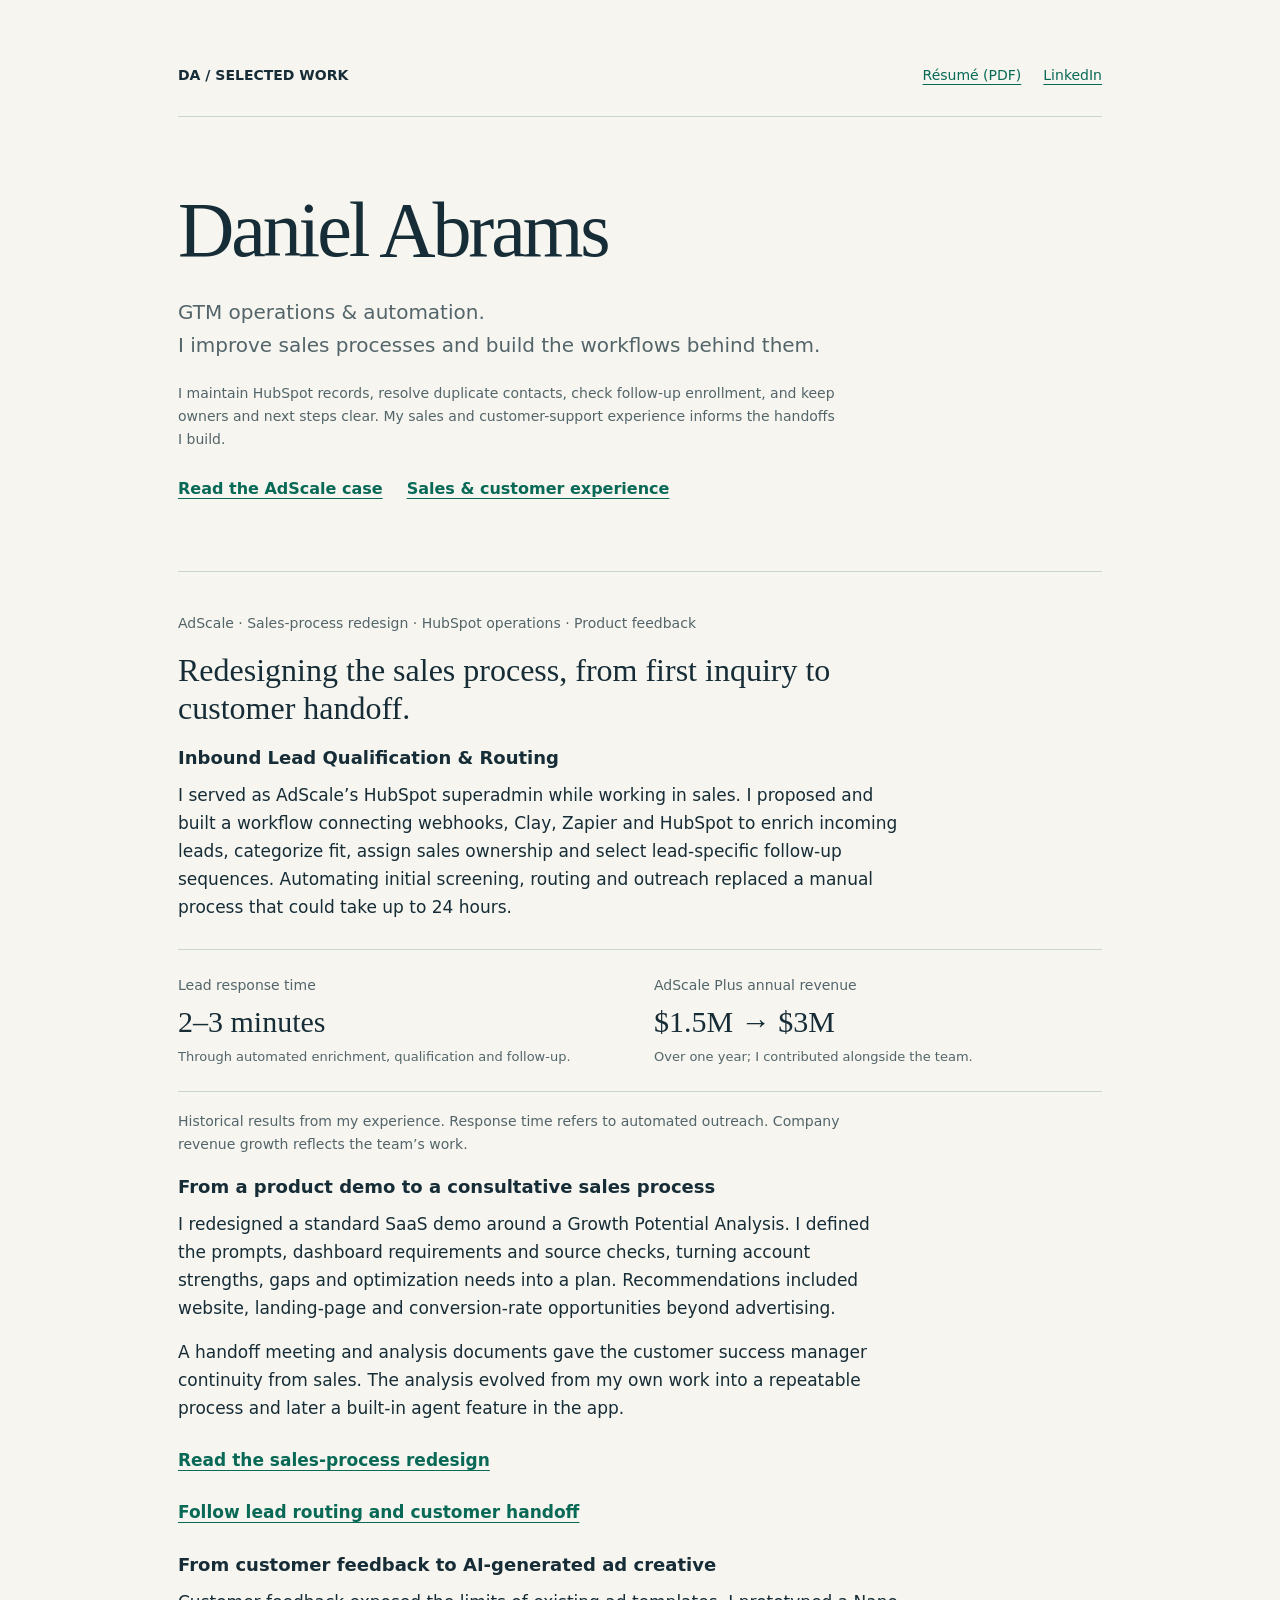
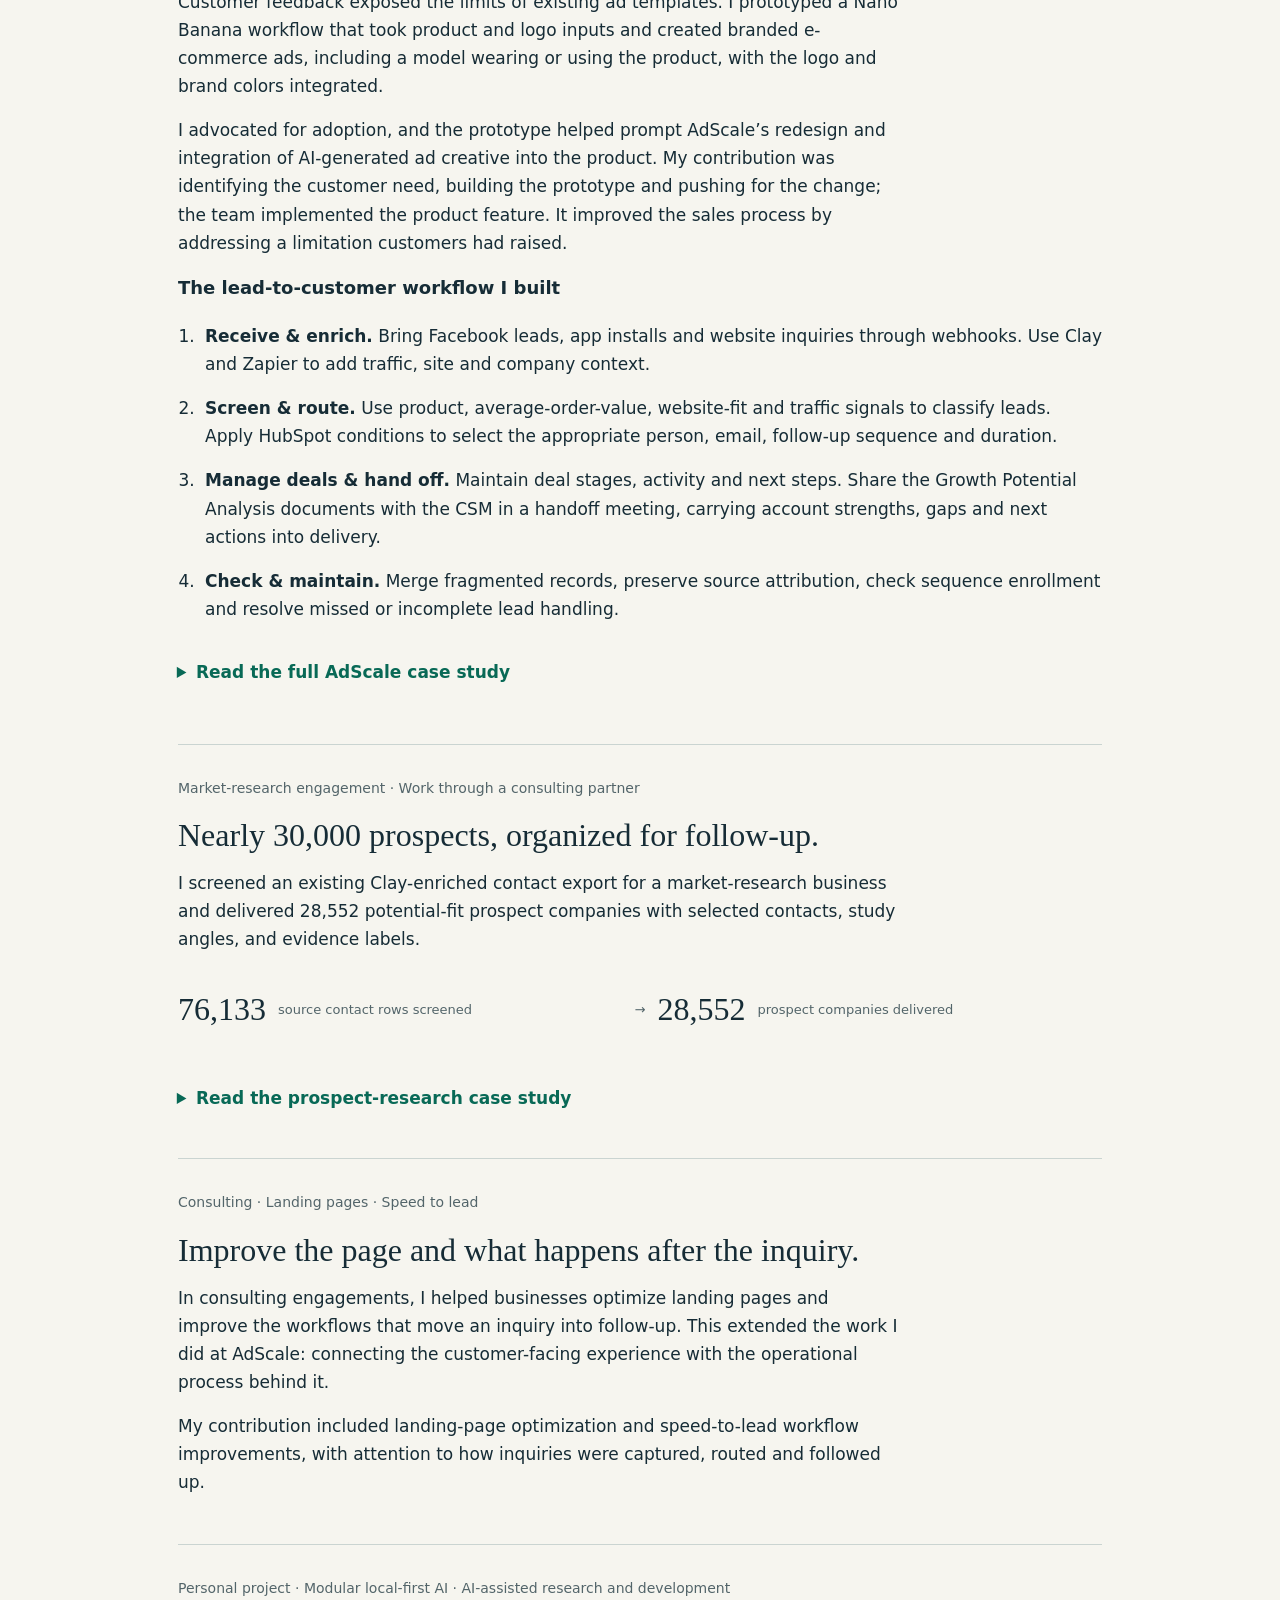
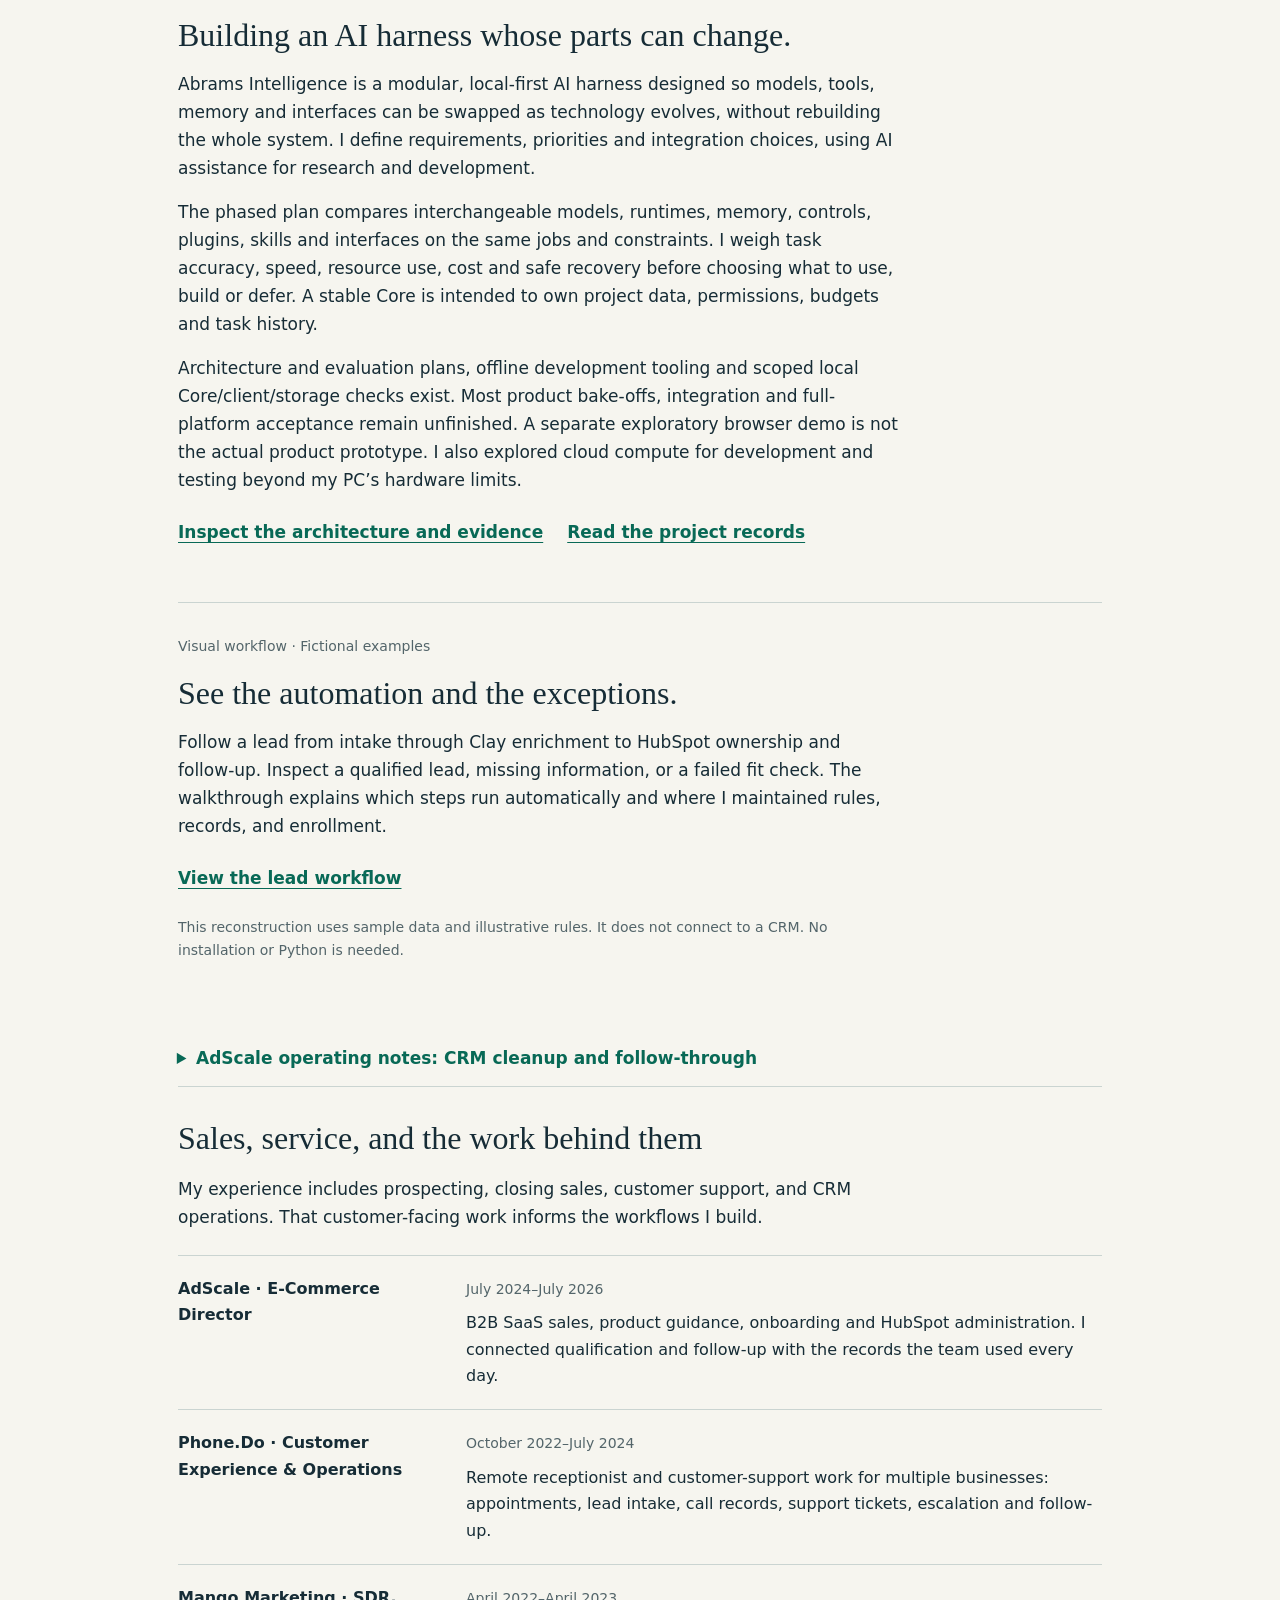
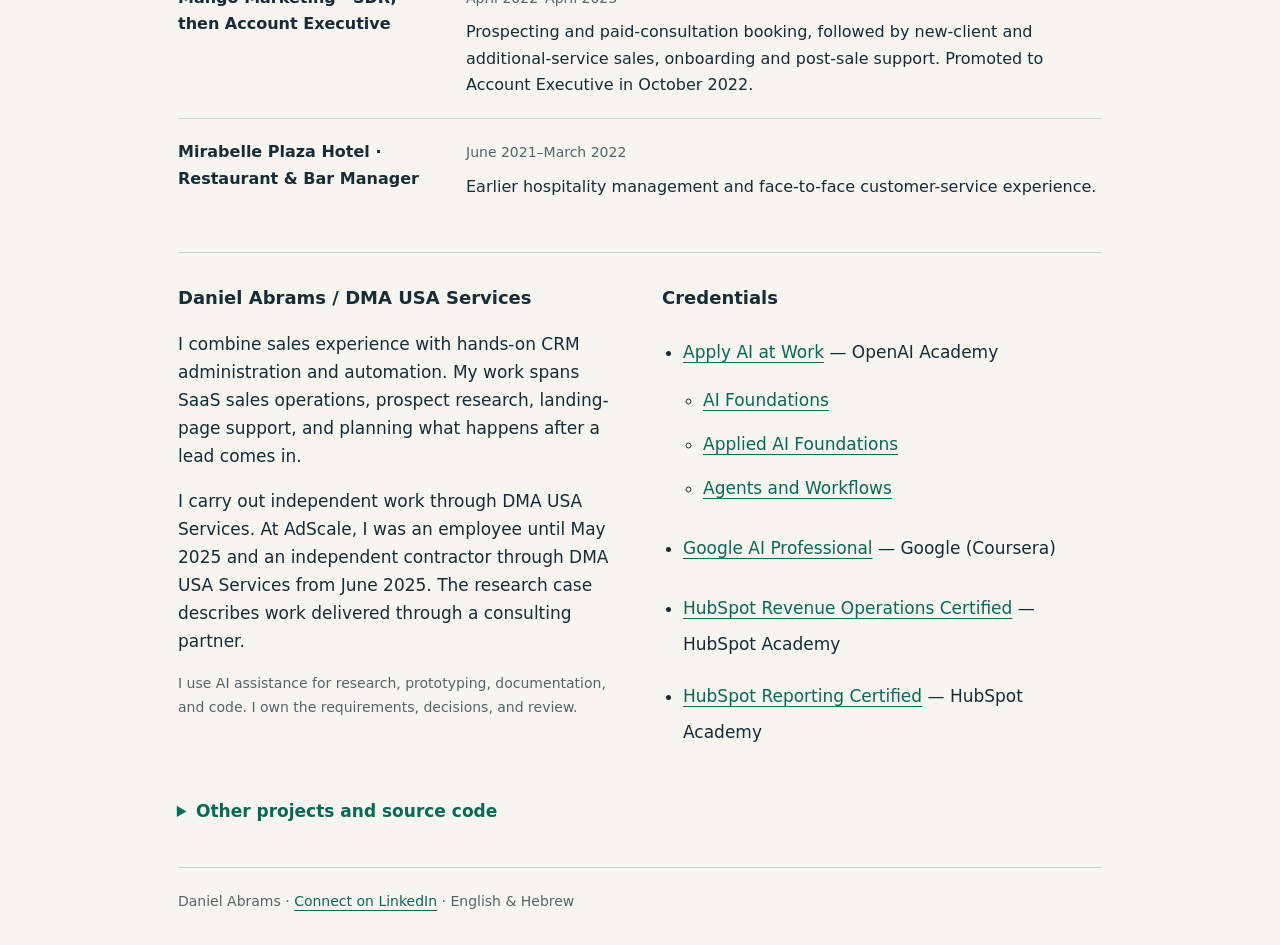
<file: index.html>
<!doctype html>
<html lang="en">
<head>
<meta charset="utf-8"><meta name="viewport" content="width=device-width,initial-scale=1">
<meta name="description" content="Daniel Abrams: revenue operations, CRM automation, customer operations and AI-assisted project work. Explore interactive demos and detailed case studies.">
<title>Daniel Abrams | GTM Operations & Automation</title>
<style>
:root{color-scheme:light;--ink:#162c36;--muted:#53656a;--line:#cad4d1;--paper:#f6f5ef;--accent:#086956}*{box-sizing:border-box}body{margin:0;background:var(--paper);color:var(--ink);font:17px/1.65 system-ui,-apple-system,BlinkMacSystemFont,"Segoe UI",sans-serif}main{max-width:980px;margin:auto;padding:54px 28px 32px}nav{display:flex;justify-content:space-between;gap:20px;align-items:center;border-bottom:1px solid var(--line);padding-bottom:18px;font-size:14px}nav div{display:flex;gap:22px;flex-wrap:wrap}a{color:var(--accent);text-underline-offset:4px}a:hover{color:var(--ink)}a:focus-visible{outline:3px solid var(--accent);outline-offset:5px}header{padding:60px 0 44px}.eyebrow{font-size:12px;letter-spacing:.16em;text-transform:uppercase;font-weight:700;color:var(--muted)}h1{font-family:Georgia,serif;font-size:clamp(46px,8vw,78px);line-height:1.06;font-weight:400;letter-spacing:-.04em;margin:12px 0 24px}header p{max-width:730px;font-size:20px;color:var(--muted)}h2{font-family:Georgia,serif;font-weight:400;font-size:32px;line-height:1.2;margin:0 0 15px}h3{font-size:18px;margin:0 0 8px}.project{border-top:1px solid var(--line);padding:32px 0;display:grid;grid-template-columns:65px 1fr;gap:18px}.number{font-family:Georgia,serif;font-size:30px;color:var(--muted)}.project p{max-width:720px;margin:0 0 16px}.links{display:flex;gap:24px;flex-wrap:wrap;font-weight:650}.note{font-size:14px;color:var(--muted)}.details{border-top:1px solid var(--line);padding-top:30px;display:grid;grid-template-columns:1fr 1fr;gap:44px}ul{padding-left:21px}li{margin:8px 0}footer{border-top:1px solid var(--line);padding:22px 0 0;margin-top:32px;color:var(--muted);font-size:14px}@media(max-width:600px){main{padding:28px 22px}header{padding-top:40px}.project{grid-template-columns:1fr;gap:4px}.details{grid-template-columns:1fr;gap:16px}nav{align-items:flex-start}nav div{gap:12px}header p{font-size:18px}}
</style>
<style>
.skip{position:absolute;left:20px;top:-100px;background:white;padding:12px;z-index:10}.skip:focus{top:12px}html{scroll-behavior:smooth}header .links{font-size:16px}header p{max-width:660px}.context{font-size:14px;color:var(--muted)}.results{display:grid;grid-template-columns:1fr 1fr;gap:28px;margin:28px 0 18px;padding:24px 0;border-block:1px solid var(--line)}dt{font-size:14px;color:var(--muted)}dd{font-family:Georgia,serif;font-size:30px;line-height:1.3;margin:5px 0}.results span{font-size:13px;color:var(--muted);display:block}.workflow{padding-left:22px;margin:20px 0 25px}.workflow li{padding-left:5px;margin:16px 0}details{margin:24px 0 4px}summary{color:var(--accent);font-weight:650;cursor:pointer;padding:10px 0;list-style-position:outside;margin-left:18px}summary:focus-visible{outline:3px solid var(--accent);outline-offset:5px}.case-body{padding-top:24px}.case-body h3:not(:first-child){margin-top:28px}.research-scale{display:grid;grid-template-columns:auto 1fr auto auto 1fr;gap:12px;align-items:center;padding:22px 0}.research-scale strong{font:32px Georgia,serif}.research-scale span{font-size:13px;color:var(--muted)}.project{scroll-margin-top:25px}::selection{background:#c9e5db}@media(max-width:600px){.results{grid-template-columns:1fr;gap:20px}.research-scale{grid-template-columns:1fr 2fr}.research-scale span[aria-hidden]{display:none}h2{font-size:29px}.context{font-size:13px}}@media(prefers-reduced-motion:reduce){html{scroll-behavior:auto}}@media print{main{max-width:none;padding:0}nav,.skip,.links{display:none}header{padding:15px 0}h1{font-size:38px}.project{break-inside:avoid}.details{break-inside:avoid}body{font-size:12px;background:white}}
</style>
<style>
.experience{border-top:1px solid var(--line);padding:32px 0;scroll-margin-top:24px}.experience>p{max-width:720px}.experience dl{margin:24px 0 0}.experience dl>div{display:grid;grid-template-columns:260px 1fr;gap:28px;padding:20px 0;border-top:1px solid var(--line)}.experience dt{font-weight:650;color:var(--ink);font-size:16px}.experience dd{font:16px/1.65 system-ui,sans-serif;margin:0}.experience dd span{font-size:14px;color:var(--muted)}.experience dd p{margin:8px 0 0}@media(max-width:600px){.experience dl>div{grid-template-columns:1fr;gap:6px}}
</style><style>.credential-list>li{margin:16px 0}.credential-list ul{margin:4px 0 12px;padding-left:20px}.credential-list ul li{margin:0}.credential-list a{padding:3px 0}.credential-list .note{display:inline-block;margin-top:2px}</style></head>
<body><style>nav a,.links a,summary{min-height:44px;display:inline-flex;align-items:center}summary{display:list-item;padding:10px 0}.links{gap:8px 24px}.number{display:none}.project{grid-template-columns:1fr;gap:0}.project h2{max-width:750px}.project:first-child{padding-top:40px;padding-bottom:44px}.details a{display:inline-block;padding:8px 0}@media(max-width:600px){header{padding-bottom:28px}header h1{font-size:52px}nav{font-size:13px}nav div{gap:12px}.project{padding:28px 0}.results{margin:22px 0}header .links{display:grid;gap:3px}main{padding:24px 20px}}</style><a class="skip" href="#work">Skip to selected work</a><main>
<nav aria-label="Main"><strong>DA / SELECTED WORK</strong><div><a href="Daniel_Abrams_GTM_Resume.pdf">Résumé (PDF)</a><a href="https://www.linkedin.com/in/danielmabrams/">LinkedIn</a></div></nav>
<header><h1>Daniel Abrams</h1><p>GTM operations & automation.<br>I improve sales processes and build the workflows behind them.</p><p class="note">I maintain HubSpot records, resolve duplicate contacts, check follow-up enrollment, and keep owners and next steps clear. My sales and customer-support experience informs the handoffs I build.</p><p class="links"><a href="#adscale">Read the AdScale case</a><a href="#experience">Sales & customer experience</a></p></header>
<section id="work" aria-label="Selected work">
<article class="project" id="adscale"><div class="number" aria-hidden="true">01</div><div>
<p class="context">AdScale · Sales-process redesign · HubSpot operations · Product feedback</p>
<h2>Redesigning the sales process, from first inquiry to customer handoff.</h2>
<h3>Inbound Lead Qualification &amp; Routing</h3>
<p>I served as AdScale’s HubSpot superadmin while working in sales. I proposed and built a workflow connecting webhooks, Clay, Zapier and HubSpot to enrich incoming leads, categorize fit, assign sales ownership and select lead-specific follow-up sequences. Automating initial screening, routing and outreach replaced a manual process that could take up to 24 hours.</p>
<dl class="results"><div><dt>Lead response time</dt><dd>2–3 minutes</dd><span>Through automated enrichment, qualification and follow-up.</span></div><div><dt>AdScale Plus annual revenue</dt><dd>$1.5M → $3M</dd><span>Over one year; I contributed alongside the team.</span></div></dl>
<p class="note">Historical results from my experience. Response time refers to automated outreach. Company revenue growth reflects the team’s work.</p>
<h3>From a product demo to a consultative sales process</h3>
<p>I redesigned a standard SaaS demo around a Growth Potential Analysis. I defined the prompts, dashboard requirements and source checks, turning account strengths, gaps and optimization needs into a plan. Recommendations included website, landing-page and conversion-rate opportunities beyond advertising.</p>
<p>A handoff meeting and analysis documents gave the customer success manager continuity from sales. The analysis evolved from my own work into a repeatable process and later a built-in agent feature in the app.</p>
<p class="links"><a href="workday/#growth-analysis">Read the sales-process redesign</a><a href="workday/#contribution">Follow lead routing and customer handoff</a></p>
<h3 id="ai-creative">From customer feedback to AI-generated ad creative</h3>
<p>Customer feedback exposed the limits of existing ad templates. I prototyped a Nano Banana workflow that took product and logo inputs and created branded e-commerce ads, including a model wearing or using the product, with the logo and brand colors integrated.</p>
<p>I advocated for adoption, and the prototype helped prompt AdScale’s redesign and integration of AI-generated ad creative into the product. My contribution was identifying the customer need, building the prototype and pushing for the change; the team implemented the product feature. It improved the sales process by addressing a limitation customers had raised.</p>
<h3>The lead-to-customer workflow I built</h3>
<ol class="workflow">
<li><strong>Receive & enrich.</strong> Bring Facebook leads, app installs and website inquiries through webhooks. Use Clay and Zapier to add traffic, site and company context.</li>
<li><strong>Screen & route.</strong> Use product, average-order-value, website-fit and traffic signals to classify leads. Apply HubSpot conditions to select the appropriate person, email, follow-up sequence and duration.</li>
<li><strong>Manage deals & hand off.</strong> Maintain deal stages, activity and next steps. Share the Growth Potential Analysis documents with the CSM in a handoff meeting, carrying account strengths, gaps and next actions into delivery.</li>
<li><strong>Check & maintain.</strong> Merge fragmented records, preserve source attribution, check sequence enrollment and resolve missed or incomplete lead handling.</li>
</ol>
<details><summary>Read the full AdScale case study</summary><div class="case-body">
<h3>The problem</h3>
<p>Manual website and traffic checks, alongside different views of lead quality, delayed incoming-lead review and follow-up. Marketing also had concerns about automation cost. Bookings, forms and app installs could create separate records for the same person.</p>
<h3>My contribution</h3>
<p>I defined qualification categories and connected Clay, Zapier, webhooks and HubSpot to enrich and categorize incoming leads. Screening considered the business’s products, average order value, website quality, traffic and other company signals. HubSpot conditions matched lead types to the assigned person, email, follow-up sequence and duration. I maintained records and checked enrollment through the customer handoff.</p>
<p>I sourced and enriched contacts for 65,000 e-commerce store owners and key decision-makers using Clay. That outbound sourcing work was separate from the inbound response-time improvement.</p>
<h3>Redesigning the sales process</h3>
<p>I moved the sales conversation beyond a traditional SaaS demo into a consultative Growth Potential Analysis. I broke the review into a structured process for examining the prospect’s campaigns, ad performance and business, then used the findings to discuss fit and opportunities for improvement.</p>
<p>I developed the AI-assisted analysis workflow and dashboard requirements: customer segments checked against order data, campaign comparisons across multiple time periods, prioritized recommendations and revenue scenarios grounded in current performance. I refined the prompts to require source checks, realistic projections and less repetition, combining repeated findings into one Insights view.</p>
<p>The analysis outlined account strengths, current performance, what was and was not working, and optimization priorities. It could go beyond advertising to website, landing-page and conversion rate optimization feedback.</p>
<p>I redesigned the transition as well as the sales conversation. In a handoff meeting, I shared the analysis documents with the CSM so account context and next actions carried into delivery instead of being rediscovered. The analysis later became a built-in agent feature in the app. I owned the original analysis and process design; proposed improvements were scenarios, not achieved revenue or conversion gains.</p>
<h3>HubSpot administration</h3>
<p>I maintained workflows, lead-grading rules, pipeline stages and reporting, and worked on two CRM migrations. Daily cleanup included merging duplicate or fragmented contacts and reviewing Lead Quality, Lead Status and Marketing Source after each merge.</p>
<p>I checked whether leads entered the correct sequence and handled missed enrollment. For one recurring country-field overwrite, I traced the recorded source and involved developers. They fixed the integration; I reran affected records through Clay. This was a troubleshooting example within the broader CRM work, not the whole automation project.</p>
<p>I also followed up on signatures, recorded signed terms in HubSpot and coordinated finance handoffs. Finance processed payment.</p>
<h3>Result</h3>
<p>Reduced lead response time to 2–3 minutes through automated enrichment, qualification and follow-up. My sales and operations work contributed to AdScale Plus growing annual revenue from approximately $1.5M to $3M over one year.</p>
<h3>Explore a reconstruction</h3>
<p>The linked lead lab uses fictional companies and illustrative rules. It shows the decision structure; it does not reproduce a production HubSpot account.</p>
<p class="links"><a href="https://theonetruedaniel.github.io/lead-lab/">Open Inbound Lead Qualification &amp; Routing</a><a href="https://gamma.app/docs/q5fun7ugwjj0g9n">Read the workflow presentation</a></p>
<p class="note"><a href="https://github.com/theonetruedaniel/revops-lead-routing">Optional source code and test cases</a></p>
</div></details></div></article>
<article class="project" id="prospecting"><div class="number" aria-hidden="true">02</div><div><p class="context">Market-research engagement · Work through a consulting partner</p><h2>Nearly 30,000 prospects, organized for follow-up.</h2><p>I screened an existing Clay-enriched contact export for a market-research business and delivered 28,552 potential-fit prospect companies with selected contacts, study angles, and evidence labels.</p><div class="research-scale"><strong>76,133</strong><span>source contact rows screened</span><span aria-hidden="true">→</span><strong>28,552</strong><span>prospect companies delivered</span></div><details><summary>Read the prospect-research case study</summary><div class="case-body"><h3>The problem</h3><p>The team had a large contact database. They needed a usable prospect list: relevant businesses, a contact to approach, and a reason a research study might help that business.</p><h3>My contribution</h3><p>I screened the full source list, reconciled its rows, and identified 11,277 duplicate contact rows. I organized potential fits by study category and geography, preserved unknowns in a review queue, and supplied a Google Sheet with a CSV backup.</p><p>The 28,552-company list included a selected existing contact for each company. I kept 9,405 unresolved company groups separate so gaps in evidence would remain visible.</p><h3>Targeted enrichment</h3><p>A separate research batch produced 153 contacts across 144 companies, covering agencies and direct buyers. I used public evidence and Clay enrichment and labeled recorded email addresses by source. I did not add that batch to the main count because the lists may overlap.</p><h3>Result and limits</h3><p>The delivery gave the team a segmented prospect list and research context for follow-up. “Potential fit” describes general relevance. The count does not represent active buyers, verified email deliverability, meetings, or sales.</p><p class="note">I’ve omitted the client name and private contact data. This case describes work delivered through a consulting partner.</p></div></details></div></article>
<article class="project" id="consulting"><div><p class="context">Consulting · Landing pages · Speed to lead</p><h2>Improve the page and what happens after the inquiry.</h2><p>In consulting engagements, I helped businesses optimize landing pages and improve the workflows that move an inquiry into follow-up. This extended the work I did at AdScale: connecting the customer-facing experience with the operational process behind it.</p><p>My contribution included landing-page optimization and speed-to-lead workflow improvements, with attention to how inquiries were captured, routed and followed up.</p></div></article>
<article class="project" id="abrams-intelligence"><div><p class="context">Personal project · Modular local-first AI · AI-assisted research and development</p>
<h2>Building an AI harness whose parts can change.</h2>
<p>Abrams Intelligence is a modular, local-first AI harness designed so models, tools, memory and interfaces can be swapped as technology evolves, without rebuilding the whole system. I define requirements, priorities and integration choices, using AI assistance for research and development.</p>
<p>The phased plan compares interchangeable models, runtimes, memory, controls, plugins, skills and interfaces on the same jobs and constraints. I weigh task accuracy, speed, resource use, cost and safe recovery before choosing what to use, build or defer. A stable Core is intended to own project data, permissions, budgets and task history.</p>
<p>Architecture and evaluation plans, offline development tooling and scoped local Core/client/storage checks exist. Most product bake-offs, integration and full-platform acceptance remain unfinished. A separate exploratory browser demo is not the actual product prototype. I also explored cloud compute for development and testing beyond my PC’s hardware limits.</p>
<p class="links"><a href="architecture/">Inspect the architecture and evidence</a><a href="https://github.com/theonetruedaniel/abrams-intelligence">Read the project records</a></p></div></article>
<article class="project" id="demo"><div class="number" aria-hidden="true">03</div><div><p class="context">Visual workflow · Fictional examples</p><h2>See the automation and the exceptions.</h2><p>Follow a lead from intake through Clay enrichment to HubSpot ownership and follow-up. Inspect a qualified lead, missing information, or a failed fit check. The walkthrough explains which steps run automatically and where I maintained rules, records, and enrollment.</p><p class="links"><a href="https://theonetruedaniel.github.io/lead-lab/">View the lead workflow</a></p><p class="note">This reconstruction uses sample data and illustrative rules. It does not connect to a CRM. No installation or Python is needed.</p></div></article>
</section>
<details id="operating-notes"><summary>AdScale operating notes: CRM cleanup and follow-through</summary><p class="note">Adapted from my June 2026 handover instructions. This is a paraphrased checklist; I have omitted private customer details.</p><ul><li><strong>Review duplicate contacts.</strong> Check the person behind booking, form and app-install records before merging. Preserve Lead Quality, Lead Status and Marketing Source.</li><li><strong>Check follow-up enrollment.</strong> Confirm that each lead enters the appropriate workflow and sequence; review missed enrollment and correct it.</li><li><strong>Keep opportunities actionable.</strong> Tie open deals to an owner, an activity and a credible next step. Check bookings to prevent duplicate slots.</li><li><strong>Prepare the handoff.</strong> Document account context for customer onboarding and billing coordination.</li></ul><p class="note">These notes describe my operating practices. They are not a screenshot or export from AdScale’s HubSpot account.</p></details>
<section class="experience" id="experience" aria-labelledby="experience-title">
<h2 id="experience-title">Sales, service, and the work behind them</h2>
<p>My experience includes prospecting, closing sales, customer support, and CRM operations. That customer-facing work informs the workflows I build.</p>
<dl>
<div><dt>AdScale · E-Commerce Director</dt><dd><span>July 2024–July 2026</span><p>B2B SaaS sales, product guidance, onboarding and HubSpot administration. I connected qualification and follow-up with the records the team used every day.</p></dd></div>
<div><dt>Phone.Do · Customer Experience & Operations</dt><dd><span>October 2022–July 2024</span><p>Remote receptionist and customer-support work for multiple businesses: appointments, lead intake, call records, support tickets, escalation and follow-up.</p></dd></div>
<div><dt>Mango Marketing · SDR, then Account Executive</dt><dd><span>April 2022–April 2023</span><p>Prospecting and paid-consultation booking, followed by new-client and additional-service sales, onboarding and post-sale support. Promoted to Account Executive in October 2022.</p></dd></div>
<div><dt>Mirabelle Plaza Hotel · Restaurant & Bar Manager</dt><dd><span>June 2021–March 2022</span><p>Earlier hospitality management and face-to-face customer-service experience.</p></dd></div>
</dl></section>
<section class="details" aria-label="Experience and credentials"><div><h3>Daniel Abrams / DMA USA Services</h3><p>I combine sales experience with hands-on CRM administration and automation. My work spans SaaS sales operations, prospect research, landing-page support, and planning what happens after a lead comes in.</p><p>I carry out independent work through DMA USA Services. At AdScale, I was an employee until May 2025 and an independent contractor through DMA USA Services from June 2025. The research case describes work delivered through a consulting partner.</p><p class="note">I use AI assistance for research, prototyping, documentation, and code. I own the requirements, decisions, and review.</p></div><div><h3 id="credentials">Credentials</h3><ul class="credential-list"><li><a href="https://oaiacademy.credential.net/d8995a20-78e9-447d-abfd-37eb64763db9">Apply AI at Work</a> — OpenAI Academy<ul><li><a href="https://oaiacademy.credential.net/8226ea11-6361-4f19-823e-c35564c8d666">AI Foundations</a></li><li><a href="https://oaiacademy.credential.net/70e6b1f1-4432-497e-97c1-7b22a88c7a88">Applied AI Foundations</a></li><li><a href="https://oaiacademy.credential.net/3782842c-6496-4000-9a7d-c04f3dc1b325">Agents and Workflows</a></li></ul></li><li><a href="https://www.coursera.org/account/accomplishments/professional-cert/certificate/DVSWZUXWH1NU">Google AI Professional</a> — Google (Coursera)</li><li><a href="https://app-na2.hubspot.com/academy/achievements/twxq78yc/en/1/daniel-abrams/hubspot-revenue-operations-certified">HubSpot Revenue Operations Certified</a> — HubSpot Academy</li><li><a href="https://app-na2.hubspot.com/academy/achievements/4ks7rjsy/en/1/daniel-abrams/hubspot-reporting-certified">HubSpot Reporting Certified</a> — HubSpot Academy</li></ul></div></section>
<details><summary>Other projects and source code</summary><ul><li><a href="https://github.com/theonetruedaniel/fantasy-draft-assistant">Fantasy Draft Assistant</a>: Chrome side-panel advice and roster logic.</li><li><a href="https://github.com/theonetruedaniel/ticketagent">TicketAgent</a>: ticket-inventory dashboard and collection prototype.</li><li><a href="https://github.com/theonetruedaniel/atlanta-car-finder">Atlanta Car Finder</a>: marketplace parsers and evidence handling.</li></ul><p class="note">I developed these projects with AI assistance. Each repository explains its scope and limitations. The public editions omit private data and deployment wiring.</p><p><a href="https://github.com/theonetruedaniel">All public repositories</a></p></details>
<footer>Daniel Abrams · <a href="https://www.linkedin.com/in/danielmabrams/">Connect on LinkedIn</a> · English & Hebrew</footer>
</main></body></html>
</file>
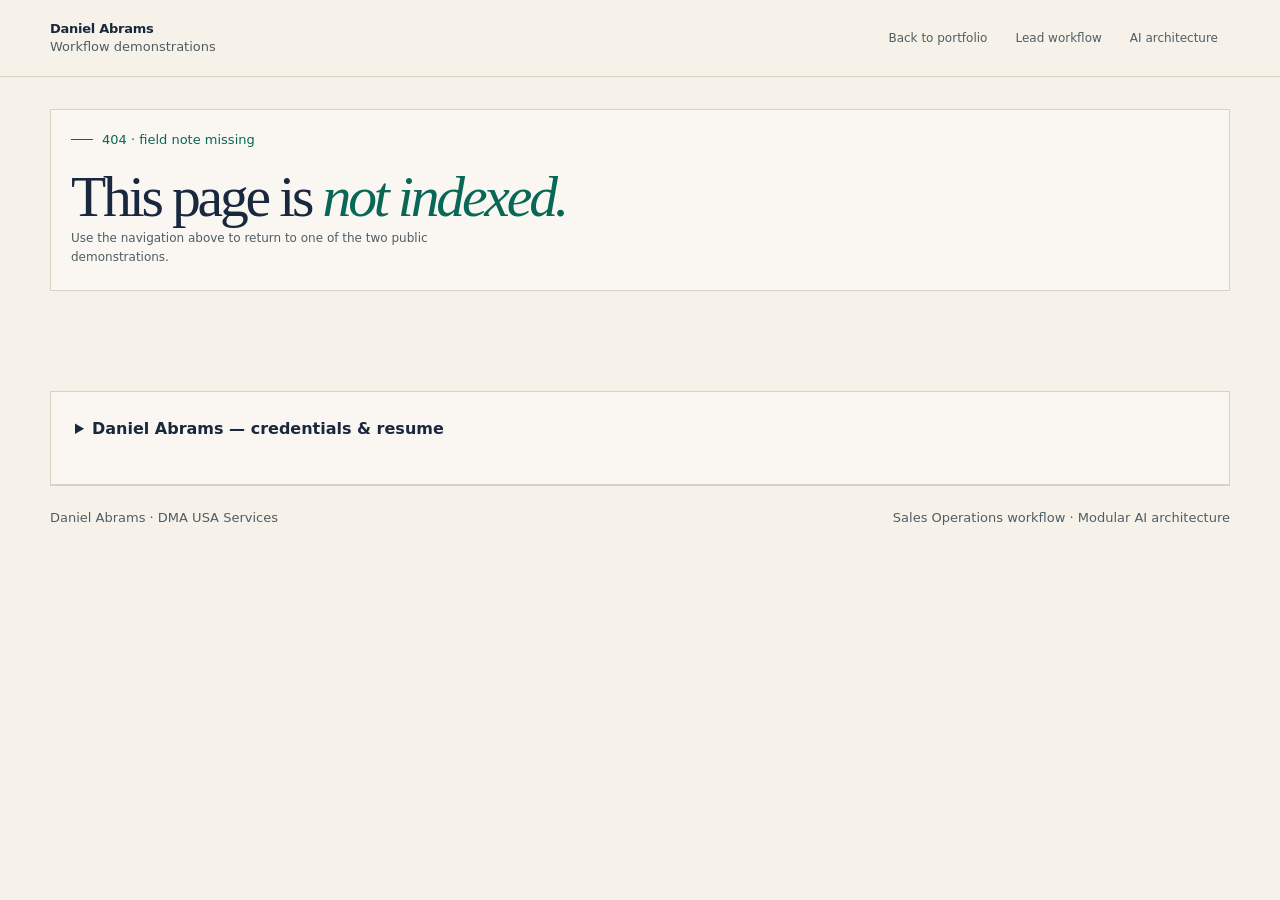
<file: lead-lab/index.html>
<!DOCTYPE html>
<html lang="en">
  <head>
    <meta charset="UTF-8" />
    <meta name="viewport" content="width=device-width, initial-scale=1.0, maximum-scale=1" />
    <title>Inbound Lead Qualification &amp; Routing | Daniel Abrams</title>
    <meta name="description" content="A Sales Operations workflow reconstruction showing inbound lead qualification, routing and follow-up with fictional data and illustrative rules." />
    <meta name="robots" content="index, follow" />
    <meta property="og:title" content="Inbound Lead Qualification &amp; Routing | Daniel Abrams" />
    <meta property="og:description" content="A Sales Operations workflow reconstruction showing inbound lead qualification, routing and follow-up with fictional data and illustrative rules." />
    <meta property="og:type" content="website" />
    <meta name="twitter:card" content="summary_large_image" />
    <meta name="twitter:title" content="Inbound Lead Qualification &amp; Routing | Daniel Abrams" />
    <meta name="twitter:description" content="A Sales Operations workflow reconstruction showing inbound lead qualification, routing and follow-up with fictional data and illustrative rules." />
    <link rel="icon" type="image/svg+xml" href="/favicon.svg" />
    <script>
      // Directory hosting adds a trailing slash; preserve the original router URL.
      if (location.pathname === '/lead-lab/' || location.pathname === '/architecture/') {
        history.replaceState(history.state, '', location.pathname.slice(0, -1) + location.search + location.hash);
      }
    </script>
    <script type="module" crossorigin src="/assets/index-XdO-6u07.js"></script>
    <link rel="stylesheet" crossorigin href="/assets/index-xLbS2jRc.css">
  <script src="/assets/lead-navigation.js" defer></script>
  </head>
  <body>
    <div id="root"></div></body>
</html>
</file>
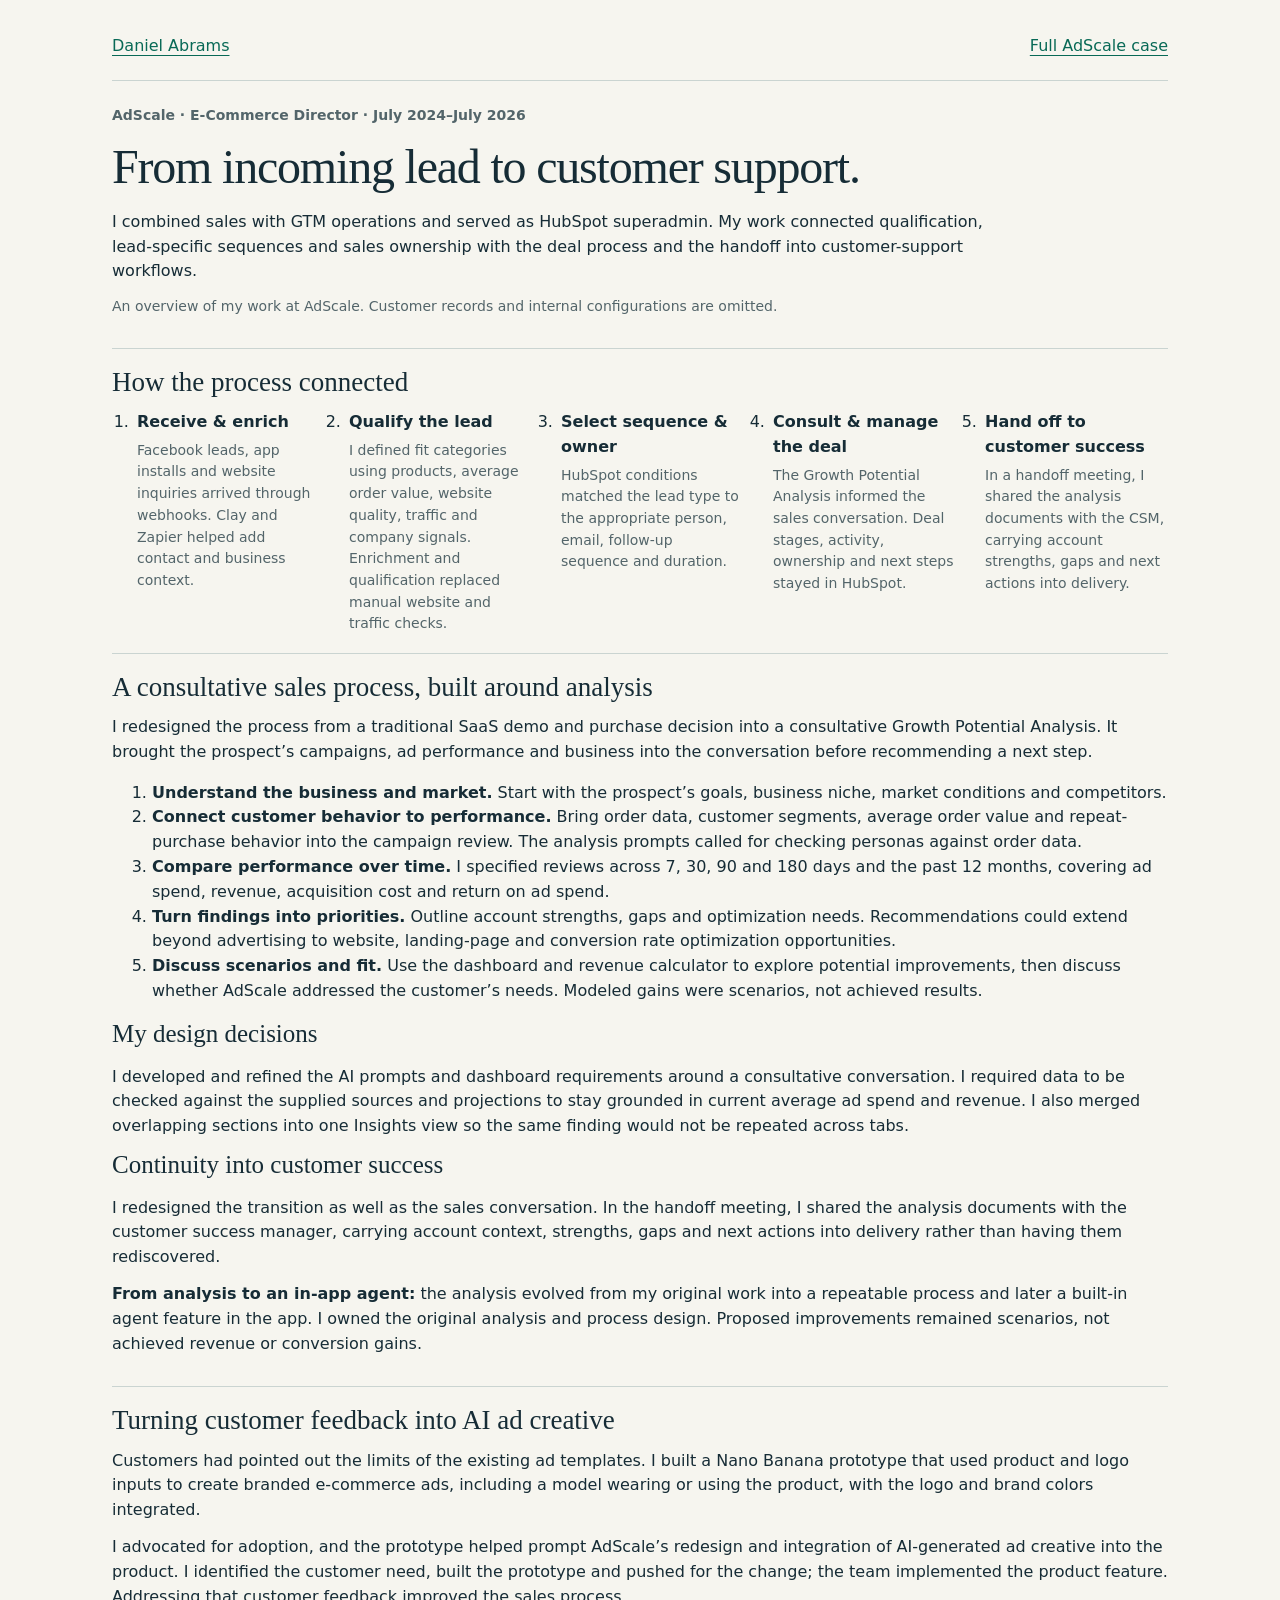
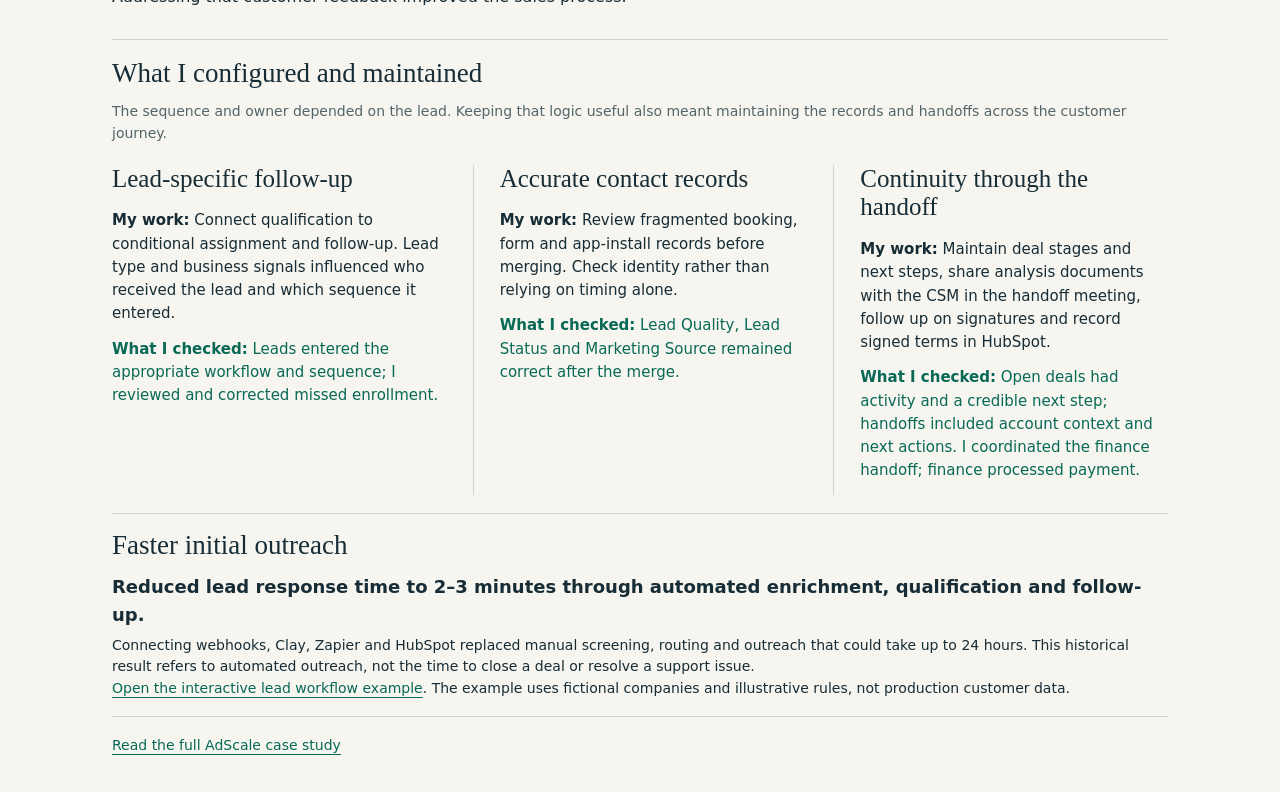
<file: workday/index.html>
<!doctype html>
<html lang="en"><head><meta charset="utf-8"><meta name="viewport" content="width=device-width,initial-scale=1"><title>AdScale: from lead to customer | Daniel Abrams</title><meta name="description" content="How Daniel Abrams connected lead qualification, conditional sequences, sales ownership, deal management and customer-support workflows at AdScale."><link rel="stylesheet" href="walkthrough.css"></head>
<body><a class="skip" href="#contribution">Skip to workflow</a><main>
<nav aria-label="Main"><a href="../">Daniel Abrams</a><a href="../#adscale">Full AdScale case</a></nav>
<header><p class="eyebrow">AdScale · E-Commerce Director · July 2024–July 2026</p><h1>From incoming lead to customer support.</h1><p>I combined sales with GTM operations and served as HubSpot superadmin. My work connected qualification, lead-specific sequences and sales ownership with the deal process and the handoff into customer-support workflows.</p><p class="source">An overview of my work at AdScale. Customer records and internal configurations are omitted.</p></header>
<section id="contribution" aria-labelledby="flow-title"><h2 id="flow-title">How the process connected</h2><ol class="flow">
<li><strong>Receive &amp; enrich</strong><span>Facebook leads, app installs and website inquiries arrived through webhooks. Clay and Zapier helped add contact and business context.</span></li>
<li><strong>Qualify the lead</strong><span>I defined fit categories using products, average order value, website quality, traffic and company signals. Enrichment and qualification replaced manual website and traffic checks.</span></li>
<li><strong>Select sequence &amp; owner</strong><span>HubSpot conditions matched the lead type to the appropriate person, email, follow-up sequence and duration.</span></li>
<li><strong>Consult &amp; manage the deal</strong><span>The Growth Potential Analysis informed the sales conversation. Deal stages, activity, ownership and next steps stayed in HubSpot.</span></li>
<li><strong>Hand off to customer success</strong><span>In a handoff meeting, I shared the analysis documents with the CSM, carrying account strengths, gaps and next actions into delivery.</span></li>
</ol></section>
<section id="growth-analysis" aria-labelledby="analysis-title"><h2 id="analysis-title">A consultative sales process, built around analysis</h2><p>I redesigned the process from a traditional SaaS demo and purchase decision into a consultative Growth Potential Analysis. It brought the prospect’s campaigns, ad performance and business into the conversation before recommending a next step.</p><ol class="analysis-steps">
<li><strong>Understand the business and market.</strong> Start with the prospect’s goals, business niche, market conditions and competitors.</li>
<li><strong>Connect customer behavior to performance.</strong> Bring order data, customer segments, average order value and repeat-purchase behavior into the campaign review. The analysis prompts called for checking personas against order data.</li>
<li><strong>Compare performance over time.</strong> I specified reviews across 7, 30, 90 and 180 days and the past 12 months, covering ad spend, revenue, acquisition cost and return on ad spend.</li>
<li><strong>Turn findings into priorities.</strong> Outline account strengths, gaps and optimization needs. Recommendations could extend beyond advertising to website, landing-page and conversion rate optimization opportunities.</li>
<li><strong>Discuss scenarios and fit.</strong> Use the dashboard and revenue calculator to explore potential improvements, then discuss whether AdScale addressed the customer’s needs. Modeled gains were scenarios, not achieved results.</li>
</ol><h3>My design decisions</h3><p>I developed and refined the AI prompts and dashboard requirements around a consultative conversation. I required data to be checked against the supplied sources and projections to stay grounded in current average ad spend and revenue. I also merged overlapping sections into one Insights view so the same finding would not be repeated across tabs.</p><h3>Continuity into customer success</h3><p>I redesigned the transition as well as the sales conversation. In the handoff meeting, I shared the analysis documents with the customer success manager, carrying account context, strengths, gaps and next actions into delivery rather than having them rediscovered.</p><p><strong>From analysis to an in-app agent:</strong> the analysis evolved from my original work into a repeatable process and later a built-in agent feature in the app. I owned the original analysis and process design. Proposed improvements remained scenarios, not achieved revenue or conversion gains.</p></section>
<section id="ai-creative" aria-labelledby="creative-title"><h2 id="creative-title">Turning customer feedback into AI ad creative</h2><p>Customers had pointed out the limits of the existing ad templates. I built a Nano Banana prototype that used product and logo inputs to create branded e-commerce ads, including a model wearing or using the product, with the logo and brand colors integrated.</p><p>I advocated for adoption, and the prototype helped prompt AdScale’s redesign and integration of AI-generated ad creative into the product. I identified the customer need, built the prototype and pushed for the change; the team implemented the product feature. Addressing that customer feedback improved the sales process.</p></section>
<section aria-labelledby="judgment-title"><h2 id="judgment-title">What I configured and maintained</h2><p class="intro">The sequence and owner depended on the lead. Keeping that logic useful also meant maintaining the records and handoffs across the customer journey.</p><div class="exceptions">
<article><h3>Lead-specific follow-up</h3><p><strong>My work:</strong> Connect qualification to conditional assignment and follow-up. Lead type and business signals influenced who received the lead and which sequence it entered.</p><p class="check"><strong>What I checked:</strong> Leads entered the appropriate workflow and sequence; I reviewed and corrected missed enrollment.</p></article>
<article><h3>Accurate contact records</h3><p><strong>My work:</strong> Review fragmented booking, form and app-install records before merging. Check identity rather than relying on timing alone.</p><p class="check"><strong>What I checked:</strong> Lead Quality, Lead Status and Marketing Source remained correct after the merge.</p></article>
<article><h3>Continuity through the handoff</h3><p><strong>My work:</strong> Maintain deal stages and next steps, share analysis documents with the CSM in the handoff meeting, follow up on signatures and record signed terms in HubSpot.</p><p class="check"><strong>What I checked:</strong> Open deals had activity and a credible next step; handoffs included account context and next actions. I coordinated the finance handoff; finance processed payment.</p></article>
</div></section>
<section class="result" aria-label="Historical result"><h2>Faster initial outreach</h2><p><strong>Reduced lead response time to 2–3 minutes through automated enrichment, qualification and follow-up.</strong> Connecting webhooks, Clay, Zapier and HubSpot replaced manual screening, routing and outreach that could take up to 24 hours. This historical result refers to automated outreach, not the time to close a deal or resolve a support issue.</p><p><a href="../lead-lab/">Open the interactive lead workflow example</a>. The example uses fictional companies and illustrative rules, not production customer data.</p></section>
<footer><p><a href="../#adscale">Read the full AdScale case study</a></p></footer>
</main></body></html>
</file>
<file: assets/index-xLbS2jRc.css>
.feedback-walkthrough{align-items:start;grid-template-columns:minmax(0,1fr) minmax(0,1.15fr)}.feedback-walkthrough>div{min-width:0}.feedback-walkthrough .simulation-fields{display:grid;grid-template-columns:repeat(2,minmax(0,1fr));align-items:start}.simulation-fields .select,.simulation-fields .field-input{width:100%;min-width:0}.simulation-fields .readiness-control{grid-column:1/-1;align-items:center}.sample-input{margin-top:20px;padding:16px;border:1px solid hsl(var(--border));background:hsl(var(--muted)/.35)}.sample-input h3,.simulation-output h3{margin:0 0 8px;font-size:18px}.sample-input p,.feedback-walkthrough .simulation-help{font-size:14px;line-height:1.6;color:hsl(var(--muted-foreground))}.sample-input p{margin:0}.simulation-actions{display:flex;flex-wrap:wrap;gap:10px;margin:18px 0}.simulation-actions .button{white-space:normal;text-align:left}.simulation-checks{padding:0;margin:18px 0;list-style:none;display:grid;gap:10px}.simulation-checks li{padding:10px 12px;border-left:2px solid hsl(var(--accent));background:hsl(var(--card)/.65)}.simulation-checks li.needs-change{border-color:#b64c3e}.simulation-checks strong,.simulation-checks span{display:block;font-size:13px;line-height:1.5}.simulation-checks span{margin-top:4px;color:hsl(var(--muted-foreground))}.simulation-steps{padding:0;margin:20px 0 0;list-style:none}.simulation-steps li{padding:14px 0;border-top:1px solid hsl(var(--border))}.simulation-step-heading{display:flex;justify-content:space-between;gap:12px;font-size:14px}.simulation-step-heading span{font-size:12px;flex-shrink:0}.simulation-steps .done .simulation-step-heading span{color:hsl(var(--accent))}.simulation-steps .pending{color:hsl(var(--muted-foreground))}.simulation-output{margin-top:20px;padding:18px;background:hsl(var(--card));border:1px solid hsl(var(--accent)/.4);overflow-wrap:anywhere}.simulation-output h3{margin-top:10px}.simulation-output ul{padding-left:20px}.simulation-output li{margin:10px 0;font-size:14px;line-height:1.6}.feedback-walkthrough button:focus-visible,.feedback-walkthrough input:focus-visible,.feedback-walkthrough select:focus-visible{outline:3px solid hsl(var(--accent));outline-offset:3px}@media(max-width:1000px){.feedback-walkthrough{grid-template-columns:1fr}}@media(max-width:540px){.feedback-walkthrough .simulation-fields{grid-template-columns:1fr}.simulation-actions{flex-direction:column}.simulation-actions .button{width:100%;justify-content:center}.simulation-step-heading{flex-wrap:wrap}}@layer properties{@supports (((-webkit-hyphens:none)) and (not (margin-trim:inline))) or ((-moz-orient:inline) and (not (color:rgb(from red r g b)))){*,:before,:after,::backdrop{--tw-translate-x:0;--tw-translate-y:0;--tw-translate-z:0;--tw-rotate-x:initial;--tw-rotate-y:initial;--tw-rotate-z:initial;--tw-skew-x:initial;--tw-skew-y:initial;--tw-space-y-reverse:0;--tw-space-x-reverse:0;--tw-border-style:solid;--tw-leading:initial;--tw-font-weight:initial;--tw-tracking:initial;--tw-ordinal:initial;--tw-slashed-zero:initial;--tw-numeric-figure:initial;--tw-numeric-spacing:initial;--tw-numeric-fraction:initial;--tw-shadow:0 0 #0000;--tw-shadow-color:initial;--tw-shadow-alpha:100%;--tw-inset-shadow:0 0 #0000;--tw-inset-shadow-color:initial;--tw-inset-shadow-alpha:100%;--tw-ring-color:initial;--tw-ring-shadow:0 0 #0000;--tw-inset-ring-color:initial;--tw-inset-ring-shadow:0 0 #0000;--tw-ring-inset:initial;--tw-ring-offset-width:0px;--tw-ring-offset-color:#fff;--tw-ring-offset-shadow:0 0 #0000;--tw-outline-style:solid;--tw-duration:initial;--tw-ease:initial;--tw-content:"";--tw-animation-delay:0s;--tw-animation-direction:normal;--tw-animation-duration:initial;--tw-animation-fill-mode:none;--tw-animation-iteration-count:1;--tw-enter-blur:0;--tw-enter-opacity:1;--tw-enter-rotate:0;--tw-enter-scale:1;--tw-enter-translate-x:0;--tw-enter-translate-y:0;--tw-exit-blur:0;--tw-exit-opacity:1;--tw-exit-rotate:0;--tw-exit-scale:1;--tw-exit-translate-x:0;--tw-exit-translate-y:0}}}@layer theme{:root,:host{--color-red-50:oklch(97.1% .013 17.38);--color-red-300:oklch(80.8% .114 19.571);--color-red-400:oklch(70.4% .191 22.216);--color-red-500:oklch(63.7% .237 25.331);--color-red-600:oklch(57.7% .245 27.325);--color-gray-50:oklch(98.5% .002 247.839);--color-gray-100:oklch(96.7% .003 264.542);--color-gray-600:oklch(44.6% .03 256.802);--color-gray-700:oklch(37.3% .034 259.733);--color-gray-800:oklch(27.8% .033 256.848);--color-gray-900:oklch(21% .034 264.665);--color-black:#000;--color-white:#fff;--spacing:.25rem;--container-sm:24rem;--container-md:28rem;--container-lg:32rem;--text-xs:.75rem;--text-xs--line-height:calc(1 / .75);--text-sm:.875rem;--text-sm--line-height:calc(1.25 / .875);--text-base:1rem;--text-base--line-height: 1.5 ;--text-lg:1.125rem;--text-lg--line-height:calc(1.75 / 1.125);--text-xl:1.25rem;--text-xl--line-height:calc(1.75 / 1.25);--text-2xl:1.5rem;--text-2xl--line-height:calc(2 / 1.5);--font-weight-normal:400;--font-weight-medium:500;--font-weight-semibold:600;--font-weight-bold:700;--tracking-tight:-.025em;--tracking-widest:.1em;--leading-snug:1.375;--leading-normal:1.5;--leading-relaxed:1.625;--ease-in-out:cubic-bezier(.4, 0, .2, 1);--animate-spin:spin 1s linear infinite;--animate-pulse:pulse 2s cubic-bezier(.4, 0, .6, 1) infinite;--aspect-video:16 / 9;--default-transition-duration:.15s;--default-transition-timing-function:cubic-bezier(.4, 0, .2, 1);--default-font-family:var(--app-font-sans);--default-mono-font-family:var(--app-font-mono);--color-border:hsl(var(--border))}}@layer base{*,:after,:before,::backdrop{box-sizing:border-box;border:0 solid;margin:0;padding:0}::file-selector-button{box-sizing:border-box;border:0 solid;margin:0;padding:0}html,:host{-webkit-text-size-adjust:100%;tab-size:4;line-height:1.5;font-family:var(--default-font-family,-apple-system, BlinkMacSystemFont, "Segoe UI", Roboto, "Helvetica Neue", "Noto Sans", Arial, sans-serif, "Apple Color Emoji", "Segoe UI Emoji", "Segoe UI Symbol", "Noto Color Emoji");font-feature-settings:var(--default-font-feature-settings,normal);font-variation-settings:var(--default-font-variation-settings,normal);-webkit-tap-highlight-color:transparent}hr{height:0;color:inherit;border-top-width:1px}abbr:where([title]){-webkit-text-decoration:underline dotted;text-decoration:underline dotted}h1,h2,h3,h4,h5,h6{font-size:inherit;font-weight:inherit}a{color:inherit;-webkit-text-decoration:inherit;text-decoration:inherit}b,strong{font-weight:bolder}code,kbd,samp,pre{font-family:var(--default-mono-font-family,ui-monospace, SFMono-Regular, Menlo, Monaco, Consolas, "Liberation Mono", "Courier New", monospace);font-feature-settings:var(--default-mono-font-feature-settings,normal);font-variation-settings:var(--default-mono-font-variation-settings,normal);font-size:1em}small{font-size:80%}sub,sup{vertical-align:baseline;font-size:75%;line-height:0;position:relative}sub{bottom:-.25em}sup{top:-.5em}table{text-indent:0;border-color:inherit;border-collapse:collapse}:-moz-focusring:where(:not(iframe)){outline:auto}progress{vertical-align:baseline}summary{display:list-item}ol,ul,menu{list-style:none}img,svg,video,canvas,audio,iframe,embed,object{vertical-align:middle;display:block}img,video{max-width:100%;height:auto}button,input,select,optgroup,textarea{font:inherit;font-feature-settings:inherit;font-variation-settings:inherit;letter-spacing:inherit;color:inherit;opacity:1;background-color:#0000;border-radius:0}::file-selector-button{font:inherit;font-feature-settings:inherit;font-variation-settings:inherit;letter-spacing:inherit;color:inherit;opacity:1;background-color:#0000;border-radius:0}:where(select:is([multiple],[size])) optgroup{font-weight:bolder}:where(select:is([multiple],[size])) optgroup option{padding-inline-start:20px}::file-selector-button{margin-inline-end:4px}::placeholder{opacity:1}@supports (not ((-webkit-appearance:-apple-pay-button))) or (contain-intrinsic-size:1px){::placeholder{color:currentColor}@supports (color:color-mix(in lab,red,red)){::placeholder{color:color-mix(in oklab,currentcolor 50%,transparent)}}}textarea{resize:vertical}::-webkit-search-decoration{-webkit-appearance:none}::-webkit-date-and-time-value{min-height:1lh;text-align:inherit}::-webkit-datetime-edit{display:inline-flex}::-webkit-datetime-edit-fields-wrapper{padding:0}::-webkit-datetime-edit{padding-block:0}::-webkit-datetime-edit-year-field{padding-block:0}::-webkit-datetime-edit-month-field{padding-block:0}::-webkit-datetime-edit-day-field{padding-block:0}::-webkit-datetime-edit-hour-field{padding-block:0}::-webkit-datetime-edit-minute-field{padding-block:0}::-webkit-datetime-edit-second-field{padding-block:0}::-webkit-datetime-edit-millisecond-field{padding-block:0}::-webkit-datetime-edit-meridiem-field{padding-block:0}::-webkit-calendar-picker-indicator{line-height:1}:-moz-ui-invalid{box-shadow:none}button,input:where([type=button],[type=reset],[type=submit]){appearance:button}::file-selector-button{appearance:button}::-webkit-inner-spin-button{height:auto}::-webkit-outer-spin-button{height:auto}[hidden]:where(:not([hidden=until-found])){display:none!important}}@layer components;@layer utilities{.\@container\/field-group{container:field-group/inline-size}.pointer-events-auto{pointer-events:auto}.pointer-events-none{pointer-events:none}.invisible{visibility:hidden}.visible{visibility:visible}.sr-only{clip-path:inset(50%);white-space:nowrap;border-width:0;width:1px;height:1px;margin:-1px;padding:0;position:absolute;overflow:hidden}.absolute{position:absolute}.fixed{position:fixed}.relative{position:relative}.static{position:static}.inset-0{inset:0}.inset-x-0{inset-inline:0}.inset-y-0{inset-block:0}.-top-12{top:calc(var(--spacing) * -12)}.top-0{top:0}.top-1\.5{top:calc(var(--spacing) * 1.5)}.top-1\/2{top:50%}.top-2{top:calc(var(--spacing) * 2)}.top-3\.5{top:calc(var(--spacing) * 3.5)}.top-4{top:calc(var(--spacing) * 4)}.top-\[1px\]{top:1px}.top-\[50\%\]{top:50%}.top-\[60\%\]{top:60%}.top-full{top:100%}.-right-12{right:calc(var(--spacing) * -12)}.right-0{right:0}.right-1{right:var(--spacing)}.right-2{right:calc(var(--spacing) * 2)}.right-3{right:calc(var(--spacing) * 3)}.right-4{right:calc(var(--spacing) * 4)}.-bottom-12{bottom:calc(var(--spacing) * -12)}.bottom-0{bottom:0}.-left-12{left:calc(var(--spacing) * -12)}.left-0{left:0}.left-1\/2{left:50%}.left-2{left:calc(var(--spacing) * 2)}.left-\[50\%\]{left:50%}.z-10{z-index:10}.z-20{z-index:20}.z-50{z-index:50}.z-\[1\]{z-index:1}.z-\[100\]{z-index:100}.order-first{order:-9999}.order-last{order:9999}.\!m-0{margin:0!important}.-mx-1{margin-inline:calc(var(--spacing) * -1)}.mx-2{margin-inline:calc(var(--spacing) * 2)}.mx-3\.5{margin-inline:calc(var(--spacing) * 3.5)}.mx-4{margin-inline:calc(var(--spacing) * 4)}.mx-auto{margin-inline:auto}.-my-2{margin-block:calc(var(--spacing) * -2)}.my-0{margin-block:0}.my-0\.5{margin-block:calc(var(--spacing) * .5)}.my-1{margin-block:var(--spacing)}.-mt-4{margin-top:calc(var(--spacing) * -4)}.mt-1\.5{margin-top:calc(var(--spacing) * 1.5)}.mt-2{margin-top:calc(var(--spacing) * 2)}.mt-4{margin-top:calc(var(--spacing) * 4)}.mt-24{margin-top:calc(var(--spacing) * 24)}.mt-auto{margin-top:auto}.mr-2{margin-right:calc(var(--spacing) * 2)}.mb-1{margin-bottom:var(--spacing)}.mb-2{margin-bottom:calc(var(--spacing) * 2)}.mb-3{margin-bottom:calc(var(--spacing) * 3)}.mb-4{margin-bottom:calc(var(--spacing) * 4)}.-ml-4{margin-left:calc(var(--spacing) * -4)}.ml-1{margin-left:var(--spacing)}.ml-4{margin-left:calc(var(--spacing) * 4)}.ml-auto{margin-left:auto}.line-clamp-2{-webkit-line-clamp:2;-webkit-box-orient:vertical;display:-webkit-box;overflow:hidden}.block{display:block}.flex{display:flex}.grid{display:grid}.hidden{display:none}.inline-flex{display:inline-flex}.table{display:table}.aspect-square{aspect-ratio:1}.aspect-video{aspect-ratio:var(--aspect-video)}.size-4{width:calc(var(--spacing) * 4);height:calc(var(--spacing) * 4)}.size-6{width:calc(var(--spacing) * 6);height:calc(var(--spacing) * 6)}.size-8{width:calc(var(--spacing) * 8);height:calc(var(--spacing) * 8)}.size-10{width:calc(var(--spacing) * 10);height:calc(var(--spacing) * 10)}.size-\[--cell-size\]{width:--cell-size;height:--cell-size}.h-1\.5{height:calc(var(--spacing) * 1.5)}.h-2{height:calc(var(--spacing) * 2)}.h-2\.5{height:calc(var(--spacing) * 2.5)}.h-3{height:calc(var(--spacing) * 3)}.h-3\.5{height:calc(var(--spacing) * 3.5)}.h-4{height:calc(var(--spacing) * 4)}.h-5{height:calc(var(--spacing) * 5)}.h-6{height:calc(var(--spacing) * 6)}.h-7{height:calc(var(--spacing) * 7)}.h-8{height:calc(var(--spacing) * 8)}.h-9{height:calc(var(--spacing) * 9)}.h-10{height:calc(var(--spacing) * 10)}.h-12{height:calc(var(--spacing) * 12)}.h-\[--cell-size\]{height:--cell-size}.h-\[1px\]{height:1px}.h-\[var\(--radix-navigation-menu-viewport-height\)\]{height:var(--radix-navigation-menu-viewport-height)}.h-\[var\(--radix-select-trigger-height\)\]{height:var(--radix-select-trigger-height)}.h-auto{height:auto}.h-full{height:100%}.h-px{height:1px}.h-svh{height:100svh}.max-h-\[--radix-context-menu-content-available-height\]{max-height:--radix-context-menu-content-available-height}.max-h-\[--radix-select-content-available-height\]{max-height:--radix-select-content-available-height}.max-h-\[85vh\]{max-height:85vh}.max-h-\[300px\]{max-height:300px}.max-h-\[var\(--radix-dropdown-menu-content-available-height\)\]{max-height:var(--radix-dropdown-menu-content-available-height)}.max-h-screen{max-height:100vh}.min-h-0{min-height:0}.min-h-8{min-height:calc(var(--spacing) * 8)}.min-h-9{min-height:calc(var(--spacing) * 9)}.min-h-10{min-height:calc(var(--spacing) * 10)}.min-h-\[60px\]{min-height:60px}.min-h-screen{min-height:100vh}.min-h-svh{min-height:100svh}.w-0{width:0}.w-1{width:var(--spacing)}.w-2{width:calc(var(--spacing) * 2)}.w-2\.5{width:calc(var(--spacing) * 2.5)}.w-3{width:calc(var(--spacing) * 3)}.w-3\.5{width:calc(var(--spacing) * 3.5)}.w-3\/4{width:75%}.w-4{width:calc(var(--spacing) * 4)}.w-5{width:calc(var(--spacing) * 5)}.w-7{width:calc(var(--spacing) * 7)}.w-8{width:calc(var(--spacing) * 8)}.w-9{width:calc(var(--spacing) * 9)}.w-10{width:calc(var(--spacing) * 10)}.w-64{width:calc(var(--spacing) * 64)}.w-72{width:calc(var(--spacing) * 72)}.w-\[--cell-size\]{width:--cell-size}.w-\[1px\]{width:1px}.w-\[100px\]{width:100px}.w-\[var\(--sidebar-width\)\]{width:var(--sidebar-width)}.w-auto{width:auto}.w-fit{width:fit-content}.w-full{width:100%}.w-max{width:max-content}.w-px{width:1px}.max-w-\[var\(--skeleton-width\)\]{max-width:var(--skeleton-width)}.max-w-lg{max-width:var(--container-lg)}.max-w-max{max-width:max-content}.max-w-md{max-width:var(--container-md)}.max-w-sm{max-width:var(--container-sm)}.min-w-0{min-width:0}.min-w-5{min-width:calc(var(--spacing) * 5)}.min-w-8{min-width:calc(var(--spacing) * 8)}.min-w-9{min-width:calc(var(--spacing) * 9)}.min-w-10{min-width:calc(var(--spacing) * 10)}.min-w-\[--cell-size\]{min-width:--cell-size}.min-w-\[8rem\]{min-width:8rem}.min-w-\[12rem\]{min-width:12rem}.min-w-\[var\(--radix-select-trigger-width\)\]{min-width:var(--radix-select-trigger-width)}.flex-1{flex:1}.shrink-0{flex-shrink:0}.grow{flex-grow:1}.grow-0{flex-grow:0}.basis-full{flex-basis:100%}.caption-bottom{caption-side:bottom}.border-collapse{border-collapse:collapse}.origin-\[--radix-context-menu-content-transform-origin\]{transform-origin:--radix-context-menu-content-transform-origin}.origin-\[--radix-dropdown-menu-content-transform-origin\]{transform-origin:--radix-dropdown-menu-content-transform-origin}.origin-\[--radix-hover-card-content-transform-origin\]{transform-origin:--radix-hover-card-content-transform-origin}.origin-\[--radix-menubar-content-transform-origin\]{transform-origin:--radix-menubar-content-transform-origin}.origin-\[--radix-popover-content-transform-origin\]{transform-origin:--radix-popover-content-transform-origin}.origin-\[--radix-select-content-transform-origin\]{transform-origin:--radix-select-content-transform-origin}.origin-\[--radix-tooltip-content-transform-origin\]{transform-origin:--radix-tooltip-content-transform-origin}.-translate-x-1\/2{--tw-translate-x: -50% ;translate:var(--tw-translate-x) var(--tw-translate-y)}.-translate-x-px{--tw-translate-x:-1px;translate:var(--tw-translate-x) var(--tw-translate-y)}.translate-x-\[-50\%\]{--tw-translate-x:-50%;translate:var(--tw-translate-x) var(--tw-translate-y)}.translate-x-px{--tw-translate-x:1px;translate:var(--tw-translate-x) var(--tw-translate-y)}.-translate-y-1\/2{--tw-translate-y: -50% ;translate:var(--tw-translate-x) var(--tw-translate-y)}.translate-y-\[-50\%\]{--tw-translate-y:-50%;translate:var(--tw-translate-x) var(--tw-translate-y)}.rotate-45{rotate:45deg}.rotate-90{rotate:90deg}.transform{transform:var(--tw-rotate-x,) var(--tw-rotate-y,) var(--tw-rotate-z,) var(--tw-skew-x,) var(--tw-skew-y,)}.animate-caret-blink{animation:1.25s ease-out infinite caret-blink}.animate-in{animation:enter var(--tw-animation-duration,var(--tw-duration,.15s))var(--tw-ease,ease)var(--tw-animation-delay,0s)var(--tw-animation-iteration-count,1)var(--tw-animation-direction,normal)var(--tw-animation-fill-mode,none)}.animate-pulse{animation:var(--animate-pulse)}.animate-spin{animation:var(--animate-spin)}.cursor-default{cursor:default}.cursor-pointer{cursor:pointer}.cursor-text{cursor:text}.touch-none{touch-action:none}.resize-none{resize:none}.list-disc{list-style-type:disc}.list-none{list-style-type:none}.flex-col{flex-direction:column}.flex-col-reverse{flex-direction:column-reverse}.flex-row{flex-direction:row}.flex-wrap{flex-wrap:wrap}.place-content-center{place-content:center}.items-center{align-items:center}.items-end{align-items:flex-end}.items-start{align-items:flex-start}.items-stretch{align-items:stretch}.justify-between{justify-content:space-between}.justify-center{justify-content:center}.justify-start{justify-content:flex-start}.gap-1{gap:var(--spacing)}.gap-1\.5{gap:calc(var(--spacing) * 1.5)}.gap-2{gap:calc(var(--spacing) * 2)}.gap-2\.5{gap:calc(var(--spacing) * 2.5)}.gap-3{gap:calc(var(--spacing) * 3)}.gap-4{gap:calc(var(--spacing) * 4)}.gap-6{gap:calc(var(--spacing) * 6)}.gap-7{gap:calc(var(--spacing) * 7)}:where(.space-y-1\.5>:not(:last-child)){--tw-space-y-reverse:0;margin-block-start:calc(calc(var(--spacing) * 1.5) * var(--tw-space-y-reverse));margin-block-end:calc(calc(var(--spacing) * 1.5) * calc(1 - var(--tw-space-y-reverse)))}:where(.space-y-2>:not(:last-child)){--tw-space-y-reverse:0;margin-block-start:calc(calc(var(--spacing) * 2) * var(--tw-space-y-reverse));margin-block-end:calc(calc(var(--spacing) * 2) * calc(1 - var(--tw-space-y-reverse)))}:where(.space-x-1>:not(:last-child)){--tw-space-x-reverse:0;margin-inline-start:calc(var(--spacing) * var(--tw-space-x-reverse));margin-inline-end:calc(var(--spacing) * calc(1 - var(--tw-space-x-reverse)))}:where(.space-x-4>:not(:last-child)){--tw-space-x-reverse:0;margin-inline-start:calc(calc(var(--spacing) * 4) * var(--tw-space-x-reverse));margin-inline-end:calc(calc(var(--spacing) * 4) * calc(1 - var(--tw-space-x-reverse)))}.self-stretch{align-self:stretch}.overflow-auto{overflow:auto}.overflow-hidden{overflow:hidden}.overflow-x-auto{overflow-x:auto}.overflow-x-hidden{overflow-x:hidden}.overflow-y-auto{overflow-y:auto}.rounded{border-radius:.25rem}.rounded-\[2px\]{border-radius:2px}.rounded-\[calc\(var\(--radius\)-5px\)\]{border-radius:calc(var(--radius) - 5px)}.rounded-\[inherit\]{border-radius:inherit}.rounded-full{border-radius:3.40282e38px}.rounded-lg{border-radius:var(--radius)}.rounded-md{border-radius:calc(var(--radius) - 2px)}.rounded-none{border-radius:0}.rounded-sm{border-radius:calc(var(--radius) - 4px)}.rounded-xl{border-radius:calc(var(--radius) + 4px)}.rounded-t-\[10px\]{border-top-left-radius:10px;border-top-right-radius:10px}.rounded-l-md{border-top-left-radius:calc(var(--radius) - 2px);border-bottom-left-radius:calc(var(--radius) - 2px)}.rounded-tl-sm{border-top-left-radius:calc(var(--radius) - 4px)}.rounded-r-md{border-top-right-radius:calc(var(--radius) - 2px);border-bottom-right-radius:calc(var(--radius) - 2px)}.border{border-style:var(--tw-border-style);border-width:1px}.border-0{border-style:var(--tw-border-style);border-width:0}.border-2{border-style:var(--tw-border-style);border-width:2px}.border-\[1\.5px\]{border-style:var(--tw-border-style);border-width:1.5px}.border-y{border-block-style:var(--tw-border-style);border-block-width:1px}.border-t{border-top-style:var(--tw-border-style);border-top-width:1px}.border-r{border-right-style:var(--tw-border-style);border-right-width:1px}.border-b{border-bottom-style:var(--tw-border-style);border-bottom-width:1px}.border-l{border-left-style:var(--tw-border-style);border-left-width:1px}.border-dashed{--tw-border-style:dashed;border-style:dashed}.\[border-color\:var\(--badge-outline\)\]{border-color:var(--badge-outline)}.\[border-color\:var\(--button-outline\)\]{border-color:var(--button-outline)}.border-\[--color-border\]{border-color:--color-border}.border-border,.border-border\/50{border-color:hsl(var(--border))}@supports (color:color-mix(in lab,red,red)){.border-border\/50{border-color:color-mix(in oklab,hsl(var(--border)) 50%,transparent)}}.border-input{border-color:hsl(var(--input))}.border-primary,.border-primary\/50{border-color:hsl(var(--primary))}@supports (color:color-mix(in lab,red,red)){.border-primary\/50{border-color:color-mix(in oklab,hsl(var(--primary)) 50%,transparent)}}.border-transparent{border-color:#0000}.border-t-transparent{border-top-color:#0000}.border-l-transparent{border-left-color:#0000}.bg-\[--color-bg\]{background-color:--color-bg}.bg-accent{background-color:hsl(var(--accent))}.bg-background{background-color:hsl(var(--background))}.bg-black\/80{background-color:#000c}@supports (color:color-mix(in lab,red,red)){.bg-black\/80{background-color:color-mix(in oklab,var(--color-black) 80%,transparent)}}.bg-border{background-color:hsl(var(--border))}.bg-card{background-color:hsl(var(--card))}.bg-foreground{background-color:hsl(var(--foreground))}.bg-gray-50{background-color:var(--color-gray-50)}.bg-gray-100{background-color:var(--color-gray-100)}.bg-gray-900{background-color:var(--color-gray-900)}.bg-input{background-color:hsl(var(--input))}.bg-muted,.bg-muted\/50{background-color:hsl(var(--muted))}@supports (color:color-mix(in lab,red,red)){.bg-muted\/50{background-color:color-mix(in oklab,hsl(var(--muted)) 50%,transparent)}}.bg-primary,.bg-primary\/10{background-color:hsl(var(--primary))}@supports (color:color-mix(in lab,red,red)){.bg-primary\/10{background-color:color-mix(in oklab,hsl(var(--primary)) 10%,transparent)}}.bg-primary\/20{background-color:hsl(var(--primary))}@supports (color:color-mix(in lab,red,red)){.bg-primary\/20{background-color:color-mix(in oklab,hsl(var(--primary)) 20%,transparent)}}.bg-secondary{background-color:hsl(var(--secondary))}.bg-transparent{background-color:#0000}.fill-current{fill:currentColor}.fill-primary{fill:hsl(var(--primary))}.p-0{padding:0}.p-1{padding:var(--spacing)}.p-2{padding:calc(var(--spacing) * 2)}.p-3{padding:calc(var(--spacing) * 3)}.p-4{padding:calc(var(--spacing) * 4)}.p-6{padding:calc(var(--spacing) * 6)}.p-\[1px\]{padding:1px}.px-1{padding-inline:var(--spacing)}.px-1\.5{padding-inline:calc(var(--spacing) * 1.5)}.px-2{padding-inline:calc(var(--spacing) * 2)}.px-2\.5{padding-inline:calc(var(--spacing) * 2.5)}.px-3{padding-inline:calc(var(--spacing) * 3)}.px-4{padding-inline:calc(var(--spacing) * 4)}.px-8{padding-inline:calc(var(--spacing) * 8)}.px-\[--cell-size\]{padding-inline:--cell-size}.py-0\.5{padding-block:calc(var(--spacing) * .5)}.py-1{padding-block:var(--spacing)}.py-1\.5{padding-block:calc(var(--spacing) * 1.5)}.py-2{padding-block:calc(var(--spacing) * 2)}.py-3{padding-block:calc(var(--spacing) * 3)}.py-4{padding-block:calc(var(--spacing) * 4)}.py-6{padding-block:calc(var(--spacing) * 6)}.pt-0{padding-top:0}.pt-3{padding-top:calc(var(--spacing) * 3)}.pt-4{padding-top:calc(var(--spacing) * 4)}.pt-6{padding-top:calc(var(--spacing) * 6)}.pr-1{padding-right:var(--spacing)}.pr-2{padding-right:calc(var(--spacing) * 2)}.pr-2\.5{padding-right:calc(var(--spacing) * 2.5)}.pr-3{padding-right:calc(var(--spacing) * 3)}.pr-8{padding-right:calc(var(--spacing) * 8)}.pb-3{padding-bottom:calc(var(--spacing) * 3)}.pb-4{padding-bottom:calc(var(--spacing) * 4)}.pl-2{padding-left:calc(var(--spacing) * 2)}.pl-2\.5{padding-left:calc(var(--spacing) * 2.5)}.pl-3{padding-left:calc(var(--spacing) * 3)}.pl-4{padding-left:calc(var(--spacing) * 4)}.pl-8{padding-left:calc(var(--spacing) * 8)}.text-center{text-align:center}.text-left{text-align:left}.align-middle{vertical-align:middle}.font-mono{font-family:var(--app-font-mono)}.font-sans{font-family:var(--app-font-sans)}.text-2xl{font-size:var(--text-2xl);line-height:var(--tw-leading,var(--text-2xl--line-height))}.text-base{font-size:var(--text-base);line-height:var(--tw-leading,var(--text-base--line-height))}.text-lg{font-size:var(--text-lg);line-height:var(--tw-leading,var(--text-lg--line-height))}.text-sm{font-size:var(--text-sm);line-height:var(--tw-leading,var(--text-sm--line-height))}.text-sm\/relaxed{font-size:var(--text-sm);line-height:var(--leading-relaxed)}.text-xl{font-size:var(--text-xl);line-height:var(--tw-leading,var(--text-xl--line-height))}.text-xs{font-size:var(--text-xs);line-height:var(--tw-leading,var(--text-xs--line-height))}.text-\[0\.8rem\]{font-size:.8rem}.leading-none{--tw-leading:1;line-height:1}.leading-normal{--tw-leading:var(--leading-normal);line-height:var(--leading-normal)}.leading-snug{--tw-leading:var(--leading-snug);line-height:var(--leading-snug)}.font-bold{--tw-font-weight:var(--font-weight-bold);font-weight:var(--font-weight-bold)}.font-medium{--tw-font-weight:var(--font-weight-medium);font-weight:var(--font-weight-medium)}.font-normal{--tw-font-weight:var(--font-weight-normal);font-weight:var(--font-weight-normal)}.font-semibold{--tw-font-weight:var(--font-weight-semibold);font-weight:var(--font-weight-semibold)}.tracking-tight{--tw-tracking:var(--tracking-tight);letter-spacing:var(--tracking-tight)}.tracking-widest{--tw-tracking:var(--tracking-widest);letter-spacing:var(--tracking-widest)}.text-balance{text-wrap:balance}.break-words{overflow-wrap:break-word}.whitespace-nowrap{white-space:nowrap}.text-accent-foreground{color:hsl(var(--accent-foreground))}.text-card-foreground{color:hsl(var(--card-foreground))}.text-current{color:currentColor}.text-foreground,.text-foreground\/50{color:hsl(var(--foreground))}@supports (color:color-mix(in lab,red,red)){.text-foreground\/50{color:color-mix(in oklab,hsl(var(--foreground)) 50%,transparent)}}.text-gray-600{color:var(--color-gray-600)}.text-gray-800{color:var(--color-gray-800)}.text-gray-900{color:var(--color-gray-900)}.text-muted-foreground{color:hsl(var(--muted-foreground))}.text-primary{color:hsl(var(--primary))}.text-primary-foreground{color:hsl(var(--primary-foreground))}.text-red-500{color:var(--color-red-500)}.text-secondary-foreground{color:hsl(var(--secondary-foreground))}.text-white{color:var(--color-white)}.tabular-nums{--tw-numeric-spacing:tabular-nums;font-variant-numeric:var(--tw-ordinal,) var(--tw-slashed-zero,) var(--tw-numeric-figure,) var(--tw-numeric-spacing,) var(--tw-numeric-fraction,)}.underline-offset-4{text-underline-offset:4px}.opacity-0{opacity:0}.opacity-50{opacity:.5}.opacity-60{opacity:.6}.opacity-70{opacity:.7}.opacity-90{opacity:.9}.shadow{--tw-shadow:0 1px 3px 0 var(--tw-shadow-color,#0000001a), 0 1px 2px -1px var(--tw-shadow-color,#0000001a);box-shadow:var(--tw-inset-shadow),var(--tw-inset-ring-shadow),var(--tw-ring-offset-shadow),var(--tw-ring-shadow),var(--tw-shadow)}.shadow-\[0_0_0_1px_hsl\(var\(--sidebar-border\)\)\]{--tw-shadow:0 0 0 1px var(--tw-shadow-color,hsl(var(--sidebar-border)));box-shadow:var(--tw-inset-shadow),var(--tw-inset-ring-shadow),var(--tw-ring-offset-shadow),var(--tw-ring-shadow),var(--tw-shadow)}.shadow-lg{--tw-shadow:0 10px 15px -3px var(--tw-shadow-color,#0000001a), 0 4px 6px -4px var(--tw-shadow-color,#0000001a);box-shadow:var(--tw-inset-shadow),var(--tw-inset-ring-shadow),var(--tw-ring-offset-shadow),var(--tw-ring-shadow),var(--tw-shadow)}.shadow-md{--tw-shadow:0 4px 6px -1px var(--tw-shadow-color,#0000001a), 0 2px 4px -2px var(--tw-shadow-color,#0000001a);box-shadow:var(--tw-inset-shadow),var(--tw-inset-ring-shadow),var(--tw-ring-offset-shadow),var(--tw-ring-shadow),var(--tw-shadow)}.shadow-none{--tw-shadow:0 0 #0000;box-shadow:var(--tw-inset-shadow),var(--tw-inset-ring-shadow),var(--tw-ring-offset-shadow),var(--tw-ring-shadow),var(--tw-shadow)}.shadow-sm{--tw-shadow:0 1px 3px 0 var(--tw-shadow-color,#0000001a), 0 1px 2px -1px var(--tw-shadow-color,#0000001a);box-shadow:var(--tw-inset-shadow),var(--tw-inset-ring-shadow),var(--tw-ring-offset-shadow),var(--tw-ring-shadow),var(--tw-shadow)}.shadow-xl{--tw-shadow:0 20px 25px -5px var(--tw-shadow-color,#0000001a), 0 8px 10px -6px var(--tw-shadow-color,#0000001a);box-shadow:var(--tw-inset-shadow),var(--tw-inset-ring-shadow),var(--tw-ring-offset-shadow),var(--tw-ring-shadow),var(--tw-shadow)}.shadow-xs{--tw-shadow:0 1px 2px 0 var(--tw-shadow-color,#0000000d);box-shadow:var(--tw-inset-shadow),var(--tw-inset-ring-shadow),var(--tw-ring-offset-shadow),var(--tw-ring-shadow),var(--tw-shadow)}.ring-0{--tw-ring-shadow:var(--tw-ring-inset,) 0 0 0 calc(0px + var(--tw-ring-offset-width)) var(--tw-ring-color,currentcolor);box-shadow:var(--tw-inset-shadow),var(--tw-inset-ring-shadow),var(--tw-ring-offset-shadow),var(--tw-ring-shadow),var(--tw-shadow)}.ring-1{--tw-ring-shadow:var(--tw-ring-inset,) 0 0 0 calc(1px + var(--tw-ring-offset-width)) var(--tw-ring-color,currentcolor);box-shadow:var(--tw-inset-shadow),var(--tw-inset-ring-shadow),var(--tw-ring-offset-shadow),var(--tw-ring-shadow),var(--tw-shadow)}.ring-ring{--tw-ring-color:hsl(var(--ring))}.ring-offset-background{--tw-ring-offset-color:hsl(var(--background))}.outline-hidden{--tw-outline-style:none;outline-style:none}@media(forced-colors:active){.outline-hidden{outline-offset:2px;outline:2px solid #0000}}.outline{outline-style:var(--tw-outline-style);outline-width:1px}.outline-2{outline-style:var(--tw-outline-style);outline-width:2px}.outline-offset-2{outline-offset:2px}.outline-transparent{outline-color:#0000}.transition{transition-property:color,background-color,border-color,outline-color,text-decoration-color,fill,stroke,--tw-gradient-from,--tw-gradient-via,--tw-gradient-to,opacity,box-shadow,transform,translate,scale,rotate,filter,-webkit-backdrop-filter,backdrop-filter,display,content-visibility,overlay,pointer-events;transition-timing-function:var(--tw-ease,var(--default-transition-timing-function));transition-duration:var(--tw-duration,var(--default-transition-duration))}.transition-\[color\,box-shadow\]{transition-property:color,box-shadow;transition-timing-function:var(--tw-ease,var(--default-transition-timing-function));transition-duration:var(--tw-duration,var(--default-transition-duration))}.transition-\[left\,right\,width\]{transition-property:left,right,width;transition-timing-function:var(--tw-ease,var(--default-transition-timing-function));transition-duration:var(--tw-duration,var(--default-transition-duration))}.transition-\[margin\,opacity\]{transition-property:margin,opacity;transition-timing-function:var(--tw-ease,var(--default-transition-timing-function));transition-duration:var(--tw-duration,var(--default-transition-duration))}.transition-\[width\,height\,padding\]{transition-property:width,height,padding;transition-timing-function:var(--tw-ease,var(--default-transition-timing-function));transition-duration:var(--tw-duration,var(--default-transition-duration))}.transition-\[width\]{transition-property:width;transition-timing-function:var(--tw-ease,var(--default-transition-timing-function));transition-duration:var(--tw-duration,var(--default-transition-duration))}.transition-all{transition-property:all;transition-timing-function:var(--tw-ease,var(--default-transition-timing-function));transition-duration:var(--tw-duration,var(--default-transition-duration))}.transition-colors{transition-property:color,background-color,border-color,outline-color,text-decoration-color,fill,stroke,--tw-gradient-from,--tw-gradient-via,--tw-gradient-to;transition-timing-function:var(--tw-ease,var(--default-transition-timing-function));transition-duration:var(--tw-duration,var(--default-transition-duration))}.transition-opacity{transition-property:opacity;transition-timing-function:var(--tw-ease,var(--default-transition-timing-function));transition-duration:var(--tw-duration,var(--default-transition-duration))}.transition-transform{transition-property:transform,translate,scale,rotate;transition-timing-function:var(--tw-ease,var(--default-transition-timing-function));transition-duration:var(--tw-duration,var(--default-transition-duration))}.delay-1{transition-delay:1ms}.delay-2{transition-delay:2ms}.delay-3{transition-delay:3ms}.duration-100{--tw-duration:.1s;transition-duration:.1s}.duration-200{--tw-duration:.2s;transition-duration:.2s}.duration-300{--tw-duration:.3s;transition-duration:.3s}.duration-1000{--tw-duration:1s;transition-duration:1s}.ease-in-out{--tw-ease:var(--ease-in-out);transition-timing-function:var(--ease-in-out)}.ease-linear{--tw-ease:linear;transition-timing-function:linear}.delay-1{--tw-animation-delay: 1ms ;animation-delay:1ms}.delay-2{--tw-animation-delay: 2ms ;animation-delay:2ms}.delay-3{--tw-animation-delay: 3ms ;animation-delay:3ms}.fade-in-0{--tw-enter-opacity:0}.outline-none{--tw-outline-style:none;outline-style:none}.select-none{-webkit-user-select:none;user-select:none}.zoom-in-95{--tw-enter-scale:.95}.\[--cell-size\:2rem\]{--cell-size:2rem}.paused{animation-play-state:paused}.running{animation-play-state:running}.group-focus-within\/menu-item\:opacity-100:is(:where(.group\/menu-item):focus-within *){opacity:1}@media(hover:hover){.group-hover\:opacity-100:is(:where(.group):hover *),.group-hover\/menu-item\:opacity-100:is(:where(.group\/menu-item):hover *){opacity:1}}.group-has-data-\[sidebar\=menu-action\]\/menu-item\:pr-8:is(:where(.group\/menu-item):has([data-sidebar=menu-action]) *){padding-right:calc(var(--spacing) * 8)}.group-has-\[\[data-orientation\=horizontal\]\]\/field\:text-balance:is(:where(.group\/field):has([data-orientation=horizontal]) *){text-wrap:balance}.group-has-\[\[data-slot\=item-description\]\]\/item\:translate-y-0\.5:is(:where(.group\/item):has([data-slot=item-description]) *){--tw-translate-y:calc(var(--spacing) * .5);translate:var(--tw-translate-x) var(--tw-translate-y)}.group-has-\[\[data-slot\=item-description\]\]\/item\:self-start:is(:where(.group\/item):has([data-slot=item-description]) *){align-self:flex-start}.group-has-\[\>input\]\/input-group\:pt-2\.5:is(:where(.group\/input-group):has(>input) *){padding-top:calc(var(--spacing) * 2.5)}.group-has-\[\>input\]\/input-group\:pb-2\.5:is(:where(.group\/input-group):has(>input) *){padding-bottom:calc(var(--spacing) * 2.5)}.group-data-\[collapsible\=icon\]\:-mt-8:is(:where(.group)[data-collapsible=icon] *){margin-top:calc(var(--spacing) * -8)}.group-data-\[collapsible\=icon\]\:hidden:is(:where(.group)[data-collapsible=icon] *){display:none}.group-data-\[collapsible\=icon\]\:h-8\!:is(:where(.group)[data-collapsible=icon] *){height:calc(var(--spacing) * 8)!important}.group-data-\[collapsible\=icon\]\:w-8\!:is(:where(.group)[data-collapsible=icon] *){width:calc(var(--spacing) * 8)!important}.group-data-\[collapsible\=icon\]\:w-\[calc\(var\(--sidebar-width-icon\)\+var\(--spacing-4\)\)\]:is(:where(.group)[data-collapsible=icon] *){width:calc(var(--sidebar-width-icon) + var(--spacing-4))}.group-data-\[collapsible\=icon\]\:w-\[calc\(var\(--sidebar-width-icon\)\+var\(--spacing-4\)\+2px\)\]:is(:where(.group)[data-collapsible=icon] *){width:calc(var(--sidebar-width-icon) + var(--spacing-4) + 2px)}.group-data-\[collapsible\=icon\]\:w-\[var\(--sidebar-width-icon\)\]:is(:where(.group)[data-collapsible=icon] *){width:var(--sidebar-width-icon)}.group-data-\[collapsible\=icon\]\:overflow-hidden:is(:where(.group)[data-collapsible=icon] *){overflow:hidden}.group-data-\[collapsible\=icon\]\:p-0\!:is(:where(.group)[data-collapsible=icon] *){padding:0!important}.group-data-\[collapsible\=icon\]\:p-2\!:is(:where(.group)[data-collapsible=icon] *){padding:calc(var(--spacing) * 2)!important}.group-data-\[collapsible\=icon\]\:opacity-0:is(:where(.group)[data-collapsible=icon] *){opacity:0}.group-data-\[collapsible\=offcanvas\]\:right-\[calc\(var\(--sidebar-width\)\*-1\)\]:is(:where(.group)[data-collapsible=offcanvas] *){right:calc(var(--sidebar-width) * -1)}.group-data-\[collapsible\=offcanvas\]\:left-\[calc\(var\(--sidebar-width\)\*-1\)\]:is(:where(.group)[data-collapsible=offcanvas] *){left:calc(var(--sidebar-width) * -1)}.group-data-\[collapsible\=offcanvas\]\:w-0:is(:where(.group)[data-collapsible=offcanvas] *){width:0}.group-data-\[collapsible\=offcanvas\]\:translate-x-0:is(:where(.group)[data-collapsible=offcanvas] *){--tw-translate-x:0px;translate:var(--tw-translate-x) var(--tw-translate-y)}.group-data-\[disabled\=true\]\/field\:opacity-50:is(:where(.group\/field)[data-disabled=true] *),.group-data-\[disabled\=true\]\/input-group\:opacity-50:is(:where(.group\/input-group)[data-disabled=true] *){opacity:.5}.group-data-\[focused\=true\]\/day\:relative:is(:where(.group\/day)[data-focused=true] *){position:relative}.group-data-\[focused\=true\]\/day\:z-10:is(:where(.group\/day)[data-focused=true] *){z-index:10}.group-data-\[focused\=true\]\/day\:border-ring:is(:where(.group\/day)[data-focused=true] *){border-color:hsl(var(--ring))}.group-data-\[focused\=true\]\/day\:ring-\[3px\]:is(:where(.group\/day)[data-focused=true] *){--tw-ring-shadow:var(--tw-ring-inset,) 0 0 0 calc(3px + var(--tw-ring-offset-width)) var(--tw-ring-color,currentcolor);box-shadow:var(--tw-inset-shadow),var(--tw-inset-ring-shadow),var(--tw-ring-offset-shadow),var(--tw-ring-shadow),var(--tw-shadow)}.group-data-\[focused\=true\]\/day\:ring-ring\/50:is(:where(.group\/day)[data-focused=true] *){--tw-ring-color:hsl(var(--ring))}@supports (color:color-mix(in lab,red,red)){.group-data-\[focused\=true\]\/day\:ring-ring\/50:is(:where(.group\/day)[data-focused=true] *){--tw-ring-color:color-mix(in oklab, hsl(var(--ring)) 50%, transparent)}}.group-data-\[side\=left\]\:-right-4:is(:where(.group)[data-side=left] *){right:calc(var(--spacing) * -4)}.group-data-\[side\=left\]\:border-r:is(:where(.group)[data-side=left] *){border-right-style:var(--tw-border-style);border-right-width:1px}.group-data-\[side\=right\]\:left-0:is(:where(.group)[data-side=right] *){left:0}.group-data-\[side\=right\]\:rotate-180:is(:where(.group)[data-side=right] *){rotate:180deg}.group-data-\[side\=right\]\:border-l:is(:where(.group)[data-side=right] *){border-left-style:var(--tw-border-style);border-left-width:1px}.group-data-\[state\=open\]\:rotate-180:is(:where(.group)[data-state=open] *){rotate:180deg}.group-data-\[variant\=floating\]\:rounded-lg:is(:where(.group)[data-variant=floating] *){border-radius:var(--radius)}.group-data-\[variant\=floating\]\:border:is(:where(.group)[data-variant=floating] *){border-style:var(--tw-border-style);border-width:1px}.group-data-\[variant\=floating\]\:shadow-sm:is(:where(.group)[data-variant=floating] *){--tw-shadow:0 1px 3px 0 var(--tw-shadow-color,#0000001a), 0 1px 2px -1px var(--tw-shadow-color,#0000001a);box-shadow:var(--tw-inset-shadow),var(--tw-inset-ring-shadow),var(--tw-ring-offset-shadow),var(--tw-ring-shadow),var(--tw-shadow)}.group-data-\[variant\=outline\]\/field-group\:-mb-2:is(:where(.group\/field-group)[data-variant=outline] *){margin-bottom:calc(var(--spacing) * -2)}.group-\[\.destructive\]\:border-muted\/40:is(:where(.group).destructive *){border-color:hsl(var(--muted))}@supports (color:color-mix(in lab,red,red)){.group-\[\.destructive\]\:border-muted\/40:is(:where(.group).destructive *){border-color:color-mix(in oklab,hsl(var(--muted)) 40%,transparent)}}.group-\[\.destructive\]\:text-red-300:is(:where(.group).destructive *){color:var(--color-red-300)}.group-\[\.toast\]\:bg-muted:is(:where(.group).toast *){background-color:hsl(var(--muted))}.group-\[\.toast\]\:bg-primary:is(:where(.group).toast *){background-color:hsl(var(--primary))}.group-\[\.toast\]\:text-muted-foreground:is(:where(.group).toast *){color:hsl(var(--muted-foreground))}.group-\[\.toast\]\:text-primary-foreground:is(:where(.group).toast *){color:hsl(var(--primary-foreground))}.group-\[\.toaster\]\:border-border:is(:where(.group).toaster *){border-color:hsl(var(--border))}.group-\[\.toaster\]\:bg-background:is(:where(.group).toaster *){background-color:hsl(var(--background))}.group-\[\.toaster\]\:text-foreground:is(:where(.group).toaster *){color:hsl(var(--foreground))}.group-\[\.toaster\]\:shadow-lg:is(:where(.group).toaster *){--tw-shadow:0 10px 15px -3px var(--tw-shadow-color,#0000001a), 0 4px 6px -4px var(--tw-shadow-color,#0000001a);box-shadow:var(--tw-inset-shadow),var(--tw-inset-ring-shadow),var(--tw-ring-offset-shadow),var(--tw-ring-shadow),var(--tw-shadow)}.peer-disabled\:cursor-not-allowed:is(:where(.peer):disabled~*){cursor:not-allowed}.peer-disabled\:opacity-70:is(:where(.peer):disabled~*){opacity:.7}.peer-data-\[size\=default\]\/menu-button\:top-1\.5:is(:where(.peer\/menu-button)[data-size=default]~*){top:calc(var(--spacing) * 1.5)}.peer-data-\[size\=lg\]\/menu-button\:top-2\.5:is(:where(.peer\/menu-button)[data-size=lg]~*){top:calc(var(--spacing) * 2.5)}.peer-data-\[size\=sm\]\/menu-button\:top-1:is(:where(.peer\/menu-button)[data-size=sm]~*){top:var(--spacing)}.file\:border-0::file-selector-button{border-style:var(--tw-border-style);border-width:0}.file\:bg-transparent::file-selector-button{background-color:#0000}.file\:text-sm::file-selector-button{font-size:var(--text-sm);line-height:var(--tw-leading,var(--text-sm--line-height))}.file\:font-medium::file-selector-button{--tw-font-weight:var(--font-weight-medium);font-weight:var(--font-weight-medium)}.file\:text-foreground::file-selector-button{color:hsl(var(--foreground))}.placeholder\:text-muted-foreground::placeholder{color:hsl(var(--muted-foreground))}.after\:absolute:after{content:var(--tw-content);position:absolute}.after\:-inset-2:after{content:var(--tw-content);inset:calc(var(--spacing) * -2)}.after\:inset-y-0:after{content:var(--tw-content);inset-block:0}.after\:left-1\/2:after{content:var(--tw-content);left:50%}.after\:w-1:after{content:var(--tw-content);width:var(--spacing)}.after\:w-\[2px\]:after{content:var(--tw-content);width:2px}.after\:-translate-x-1\/2:after{content:var(--tw-content);--tw-translate-x: -50% ;translate:var(--tw-translate-x) var(--tw-translate-y)}.group-data-\[collapsible\=offcanvas\]\:after\:left-full:is(:where(.group)[data-collapsible=offcanvas] *):after{content:var(--tw-content);left:100%}.first\:rounded-l-md:first-child{border-top-left-radius:calc(var(--radius) - 2px);border-bottom-left-radius:calc(var(--radius) - 2px)}.first\:border-l:first-child{border-left-style:var(--tw-border-style);border-left-width:1px}.last\:mt-0:last-child{margin-top:0}.last\:rounded-r-md:last-child{border-top-right-radius:calc(var(--radius) - 2px);border-bottom-right-radius:calc(var(--radius) - 2px)}@media(hover:hover){.hover\:bg-accent:hover{background-color:hsl(var(--accent))}.hover\:bg-gray-700:hover{background-color:var(--color-gray-700)}.hover\:bg-muted:hover,.hover\:bg-muted\/50:hover{background-color:hsl(var(--muted))}@supports (color:color-mix(in lab,red,red)){.hover\:bg-muted\/50:hover{background-color:color-mix(in oklab,hsl(var(--muted)) 50%,transparent)}}.hover\:bg-secondary:hover{background-color:hsl(var(--secondary))}.hover\:text-accent-foreground:hover{color:hsl(var(--accent-foreground))}.hover\:text-foreground:hover{color:hsl(var(--foreground))}.hover\:text-muted-foreground:hover{color:hsl(var(--muted-foreground))}.hover\:underline:hover{text-decoration-line:underline}.hover\:opacity-100:hover{opacity:1}.hover\:shadow-\[0_0_0_1px_hsl\(var\(--sidebar-accent\)\)\]:hover{--tw-shadow:0 0 0 1px var(--tw-shadow-color,hsl(var(--sidebar-accent)));box-shadow:var(--tw-inset-shadow),var(--tw-inset-ring-shadow),var(--tw-ring-offset-shadow),var(--tw-ring-shadow),var(--tw-shadow)}.group-\[\.destructive\]\:hover\:text-red-50:is(:where(.group).destructive *):hover{color:var(--color-red-50)}}.focus\:bg-accent:focus{background-color:hsl(var(--accent))}.focus\:text-accent-foreground:focus{color:hsl(var(--accent-foreground))}.focus\:opacity-100:focus{opacity:1}.focus\:ring-1:focus{--tw-ring-shadow:var(--tw-ring-inset,) 0 0 0 calc(1px + var(--tw-ring-offset-width)) var(--tw-ring-color,currentcolor);box-shadow:var(--tw-inset-shadow),var(--tw-inset-ring-shadow),var(--tw-ring-offset-shadow),var(--tw-ring-shadow),var(--tw-shadow)}.focus\:ring-2:focus{--tw-ring-shadow:var(--tw-ring-inset,) 0 0 0 calc(2px + var(--tw-ring-offset-width)) var(--tw-ring-color,currentcolor);box-shadow:var(--tw-inset-shadow),var(--tw-inset-ring-shadow),var(--tw-ring-offset-shadow),var(--tw-ring-shadow),var(--tw-shadow)}.focus\:ring-ring:focus{--tw-ring-color:hsl(var(--ring))}.focus\:ring-offset-2:focus{--tw-ring-offset-width:2px;--tw-ring-offset-shadow:var(--tw-ring-inset,) 0 0 0 var(--tw-ring-offset-width) var(--tw-ring-offset-color)}.focus\:outline-none:focus{--tw-outline-style:none;outline-style:none}.group-\[\.destructive\]\:focus\:ring-red-400:is(:where(.group).destructive *):focus{--tw-ring-color:var(--color-red-400)}.group-\[\.destructive\]\:focus\:ring-offset-red-600:is(:where(.group).destructive *):focus{--tw-ring-offset-color:var(--color-red-600)}.focus-visible\:border-ring:focus-visible{border-color:hsl(var(--ring))}.focus-visible\:ring-0:focus-visible{--tw-ring-shadow:var(--tw-ring-inset,) 0 0 0 calc(0px + var(--tw-ring-offset-width)) var(--tw-ring-color,currentcolor);box-shadow:var(--tw-inset-shadow),var(--tw-inset-ring-shadow),var(--tw-ring-offset-shadow),var(--tw-ring-shadow),var(--tw-shadow)}.focus-visible\:ring-1:focus-visible{--tw-ring-shadow:var(--tw-ring-inset,) 0 0 0 calc(1px + var(--tw-ring-offset-width)) var(--tw-ring-color,currentcolor);box-shadow:var(--tw-inset-shadow),var(--tw-inset-ring-shadow),var(--tw-ring-offset-shadow),var(--tw-ring-shadow),var(--tw-shadow)}.focus-visible\:ring-2:focus-visible{--tw-ring-shadow:var(--tw-ring-inset,) 0 0 0 calc(2px + var(--tw-ring-offset-width)) var(--tw-ring-color,currentcolor);box-shadow:var(--tw-inset-shadow),var(--tw-inset-ring-shadow),var(--tw-ring-offset-shadow),var(--tw-ring-shadow),var(--tw-shadow)}.focus-visible\:ring-\[3px\]:focus-visible{--tw-ring-shadow:var(--tw-ring-inset,) 0 0 0 calc(3px + var(--tw-ring-offset-width)) var(--tw-ring-color,currentcolor);box-shadow:var(--tw-inset-shadow),var(--tw-inset-ring-shadow),var(--tw-ring-offset-shadow),var(--tw-ring-shadow),var(--tw-shadow)}.focus-visible\:ring-ring:focus-visible,.focus-visible\:ring-ring\/50:focus-visible{--tw-ring-color:hsl(var(--ring))}@supports (color:color-mix(in lab,red,red)){.focus-visible\:ring-ring\/50:focus-visible{--tw-ring-color:color-mix(in oklab, hsl(var(--ring)) 50%, transparent)}}.focus-visible\:ring-offset-1:focus-visible{--tw-ring-offset-width:1px;--tw-ring-offset-shadow:var(--tw-ring-inset,) 0 0 0 var(--tw-ring-offset-width) var(--tw-ring-offset-color)}.focus-visible\:ring-offset-2:focus-visible{--tw-ring-offset-width:2px;--tw-ring-offset-shadow:var(--tw-ring-inset,) 0 0 0 var(--tw-ring-offset-width) var(--tw-ring-offset-color)}.focus-visible\:ring-offset-background:focus-visible{--tw-ring-offset-color:hsl(var(--background))}.focus-visible\:outline-none:focus-visible{--tw-outline-style:none;outline-style:none}.active\:shadow-none:active{--tw-shadow:0 0 #0000;box-shadow:var(--tw-inset-shadow),var(--tw-inset-ring-shadow),var(--tw-ring-offset-shadow),var(--tw-ring-shadow),var(--tw-shadow)}.disabled\:pointer-events-none:disabled{pointer-events:none}.disabled\:cursor-not-allowed:disabled{cursor:not-allowed}.disabled\:opacity-50:disabled{opacity:.5}:where([data-side=left]) .in-data-\[side\=left\]\:cursor-w-resize{cursor:w-resize}:where([data-side=right]) .in-data-\[side\=right\]\:cursor-e-resize{cursor:e-resize}.has-focus\:border-ring:has(:focus){border-color:hsl(var(--ring))}.has-focus\:ring-\[3px\]:has(:focus){--tw-ring-shadow:var(--tw-ring-inset,) 0 0 0 calc(3px + var(--tw-ring-offset-width)) var(--tw-ring-color,currentcolor);box-shadow:var(--tw-inset-shadow),var(--tw-inset-ring-shadow),var(--tw-ring-offset-shadow),var(--tw-ring-shadow),var(--tw-shadow)}.has-focus\:ring-ring\/50:has(:focus){--tw-ring-color:hsl(var(--ring))}@supports (color:color-mix(in lab,red,red)){.has-focus\:ring-ring\/50:has(:focus){--tw-ring-color:color-mix(in oklab, hsl(var(--ring)) 50%, transparent)}}.has-data-\[state\=checked\]\:border-primary:has([data-state=checked]){border-color:hsl(var(--primary))}.has-data-\[state\=checked\]\:bg-primary\/5:has([data-state=checked]){background-color:hsl(var(--primary))}@supports (color:color-mix(in lab,red,red)){.has-data-\[state\=checked\]\:bg-primary\/5:has([data-state=checked]){background-color:color-mix(in oklab,hsl(var(--primary)) 5%,transparent)}}.has-\[\:disabled\]\:opacity-50:has(:disabled){opacity:.5}.has-\[\[data-slot\=input-group-control\]\:focus-visible\]\:ring-1:has([data-slot=input-group-control]:focus-visible){--tw-ring-shadow:var(--tw-ring-inset,) 0 0 0 calc(1px + var(--tw-ring-offset-width)) var(--tw-ring-color,currentcolor);box-shadow:var(--tw-inset-shadow),var(--tw-inset-ring-shadow),var(--tw-ring-offset-shadow),var(--tw-ring-shadow),var(--tw-shadow)}.has-\[\[data-slot\=input-group-control\]\:focus-visible\]\:ring-ring:has([data-slot=input-group-control]:focus-visible){--tw-ring-color:hsl(var(--ring))}.has-\[\>\[data-align\=block-end\]\]\:h-auto:has(>[data-align=block-end]){height:auto}.has-\[\>\[data-align\=block-end\]\]\:flex-col:has(>[data-align=block-end]){flex-direction:column}.has-\[\>\[data-align\=block-start\]\]\:h-auto:has(>[data-align=block-start]){height:auto}.has-\[\>\[data-align\=block-start\]\]\:flex-col:has(>[data-align=block-start]){flex-direction:column}.has-\[\>\[data-slot\=button-group\]\]\:gap-2:has(>[data-slot=button-group]){gap:calc(var(--spacing) * 2)}.has-\[\>\[data-slot\=checkbox-group\]\]\:gap-3:has(>[data-slot=checkbox-group]){gap:calc(var(--spacing) * 3)}.has-\[\>\[data-slot\=field-content\]\]\:items-start:has(>[data-slot=field-content]){align-items:flex-start}.has-\[\>\[data-slot\=field\]\]\:w-full:has(>[data-slot=field]){width:100%}.has-\[\>\[data-slot\=field\]\]\:flex-col:has(>[data-slot=field]){flex-direction:column}.has-\[\>\[data-slot\=field\]\]\:rounded-md:has(>[data-slot=field]){border-radius:calc(var(--radius) - 2px)}.has-\[\>\[data-slot\=field\]\]\:border:has(>[data-slot=field]){border-style:var(--tw-border-style);border-width:1px}.has-\[\>\[data-slot\=radio-group\]\]\:gap-3:has(>[data-slot=radio-group]){gap:calc(var(--spacing) * 3)}.has-\[\>button\]\:mr-\[-0\.4rem\]:has(>button){margin-right:-.4rem}.has-\[\>button\]\:ml-\[-0\.45rem\]:has(>button){margin-left:-.45rem}.has-\[\>kbd\]\:mr-\[-0\.35rem\]:has(>kbd){margin-right:-.35rem}.has-\[\>kbd\]\:ml-\[-0\.35rem\]:has(>kbd){margin-left:-.35rem}.has-\[\>svg\]\:p-0:has(>svg){padding:0}.has-\[\>svg\]\:px-2:has(>svg){padding-inline:calc(var(--spacing) * 2)}.has-\[\>svg\]\:px-2\.5:has(>svg){padding-inline:calc(var(--spacing) * 2.5)}.has-\[\>textarea\]\:h-auto:has(>textarea){height:auto}.aria-disabled\:pointer-events-none[aria-disabled=true]{pointer-events:none}.aria-disabled\:opacity-50[aria-disabled=true]{opacity:.5}.aria-selected\:text-muted-foreground[aria-selected=true]{color:hsl(var(--muted-foreground))}.data-\[active\=true\]\:font-medium[data-active=true]{--tw-font-weight:var(--font-weight-medium);font-weight:var(--font-weight-medium)}.data-\[disabled\]\:pointer-events-none[data-disabled]{pointer-events:none}.data-\[disabled\]\:opacity-50[data-disabled]{opacity:.5}.data-\[disabled\=true\]\:pointer-events-none[data-disabled=true]{pointer-events:none}.data-\[disabled\=true\]\:opacity-50[data-disabled=true]{opacity:.5}.data-\[motion\=from-end\]\:slide-in-from-right-52[data-motion=from-end]{--tw-enter-translate-x:calc(52*var(--spacing))}.data-\[motion\=from-start\]\:slide-in-from-left-52[data-motion=from-start]{--tw-enter-translate-x:calc(52*var(--spacing)*-1)}.data-\[motion\=to-end\]\:slide-out-to-right-52[data-motion=to-end]{--tw-exit-translate-x:calc(52*var(--spacing))}.data-\[motion\=to-start\]\:slide-out-to-left-52[data-motion=to-start]{--tw-exit-translate-x:calc(52*var(--spacing)*-1)}.data-\[motion\^\=from-\]\:animate-in[data-motion^=from-]{animation:enter var(--tw-animation-duration,var(--tw-duration,.15s))var(--tw-ease,ease)var(--tw-animation-delay,0s)var(--tw-animation-iteration-count,1)var(--tw-animation-direction,normal)var(--tw-animation-fill-mode,none)}.data-\[motion\^\=from-\]\:fade-in[data-motion^=from-]{--tw-enter-opacity:0}.data-\[motion\^\=to-\]\:animate-out[data-motion^=to-]{animation:exit var(--tw-animation-duration,var(--tw-duration,.15s))var(--tw-ease,ease)var(--tw-animation-delay,0s)var(--tw-animation-iteration-count,1)var(--tw-animation-direction,normal)var(--tw-animation-fill-mode,none)}.data-\[motion\^\=to-\]\:fade-out[data-motion^=to-]{--tw-exit-opacity:0}.data-\[orientation\=vertical\]\:h-auto[data-orientation=vertical]{height:auto}.data-\[panel-group-direction\=vertical\]\:h-px[data-panel-group-direction=vertical]{height:1px}.data-\[panel-group-direction\=vertical\]\:w-full[data-panel-group-direction=vertical]{width:100%}.data-\[panel-group-direction\=vertical\]\:flex-col[data-panel-group-direction=vertical]{flex-direction:column}.data-\[panel-group-direction\=vertical\]\:after\:left-0[data-panel-group-direction=vertical]:after{content:var(--tw-content);left:0}.data-\[panel-group-direction\=vertical\]\:after\:h-1[data-panel-group-direction=vertical]:after{content:var(--tw-content);height:var(--spacing)}.data-\[panel-group-direction\=vertical\]\:after\:w-full[data-panel-group-direction=vertical]:after{content:var(--tw-content);width:100%}.data-\[panel-group-direction\=vertical\]\:after\:translate-x-0[data-panel-group-direction=vertical]:after{content:var(--tw-content);--tw-translate-x:0px;translate:var(--tw-translate-x) var(--tw-translate-y)}.data-\[panel-group-direction\=vertical\]\:after\:-translate-y-1\/2[data-panel-group-direction=vertical]:after{content:var(--tw-content);--tw-translate-y: -50% ;translate:var(--tw-translate-x) var(--tw-translate-y)}.data-\[placeholder\]\:text-muted-foreground[data-placeholder]{color:hsl(var(--muted-foreground))}.data-\[range-end\=true\]\:rounded-md[data-range-end=true]{border-radius:calc(var(--radius) - 2px)}.data-\[range-end\=true\]\:bg-primary[data-range-end=true]{background-color:hsl(var(--primary))}.data-\[range-end\=true\]\:text-primary-foreground[data-range-end=true]{color:hsl(var(--primary-foreground))}.data-\[range-middle\=true\]\:rounded-none[data-range-middle=true]{border-radius:0}.data-\[range-middle\=true\]\:bg-accent[data-range-middle=true]{background-color:hsl(var(--accent))}.data-\[range-middle\=true\]\:text-accent-foreground[data-range-middle=true]{color:hsl(var(--accent-foreground))}.data-\[range-start\=true\]\:rounded-md[data-range-start=true]{border-radius:calc(var(--radius) - 2px)}.data-\[range-start\=true\]\:bg-primary[data-range-start=true]{background-color:hsl(var(--primary))}.data-\[range-start\=true\]\:text-primary-foreground[data-range-start=true]{color:hsl(var(--primary-foreground))}.data-\[selected-single\=true\]\:bg-primary[data-selected-single=true]{background-color:hsl(var(--primary))}.data-\[selected-single\=true\]\:text-primary-foreground[data-selected-single=true]{color:hsl(var(--primary-foreground))}.data-\[selected\=true\]\:rounded-none[data-selected=true]{border-radius:0}.data-\[selected\=true\]\:bg-accent[data-selected=true]{background-color:hsl(var(--accent))}.data-\[selected\=true\]\:text-accent-foreground[data-selected=true]{color:hsl(var(--accent-foreground))}.data-\[side\=bottom\]\:translate-y-1[data-side=bottom]{--tw-translate-y:var(--spacing);translate:var(--tw-translate-x) var(--tw-translate-y)}.data-\[side\=bottom\]\:slide-in-from-top-2[data-side=bottom]{--tw-enter-translate-y:calc(2*var(--spacing)*-1)}.data-\[side\=left\]\:-translate-x-1[data-side=left]{--tw-translate-x:calc(var(--spacing) * -1);translate:var(--tw-translate-x) var(--tw-translate-y)}.data-\[side\=left\]\:slide-in-from-right-2[data-side=left]{--tw-enter-translate-x:calc(2*var(--spacing))}.data-\[side\=right\]\:translate-x-1[data-side=right]{--tw-translate-x:var(--spacing);translate:var(--tw-translate-x) var(--tw-translate-y)}.data-\[side\=right\]\:slide-in-from-left-2[data-side=right]{--tw-enter-translate-x:calc(2*var(--spacing)*-1)}.data-\[side\=top\]\:-translate-y-1[data-side=top]{--tw-translate-y:calc(var(--spacing) * -1);translate:var(--tw-translate-x) var(--tw-translate-y)}.data-\[side\=top\]\:slide-in-from-bottom-2[data-side=top]{--tw-enter-translate-y:calc(2*var(--spacing))}.data-\[slot\=checkbox-group\]\:gap-3[data-slot=checkbox-group]{gap:calc(var(--spacing) * 3)}.data-\[state\=active\]\:bg-background[data-state=active]{background-color:hsl(var(--background))}.data-\[state\=active\]\:text-foreground[data-state=active]{color:hsl(var(--foreground))}.data-\[state\=active\]\:shadow[data-state=active]{--tw-shadow:0 1px 3px 0 var(--tw-shadow-color,#0000001a), 0 1px 2px -1px var(--tw-shadow-color,#0000001a);box-shadow:var(--tw-inset-shadow),var(--tw-inset-ring-shadow),var(--tw-ring-offset-shadow),var(--tw-ring-shadow),var(--tw-shadow)}.data-\[state\=checked\]\:translate-x-4[data-state=checked]{--tw-translate-x:calc(var(--spacing) * 4);translate:var(--tw-translate-x) var(--tw-translate-y)}.data-\[state\=checked\]\:bg-primary[data-state=checked]{background-color:hsl(var(--primary))}.data-\[state\=checked\]\:text-primary-foreground[data-state=checked]{color:hsl(var(--primary-foreground))}.data-\[state\=closed\]\:animate-accordion-up[data-state=closed]{animation:accordion-up var(--tw-animation-duration,var(--tw-duration,.2s))var(--tw-ease,ease-out)var(--tw-animation-delay,0s)var(--tw-animation-iteration-count,1)var(--tw-animation-direction,normal)var(--tw-animation-fill-mode,none)}.data-\[state\=closed\]\:animate-out[data-state=closed]{animation:exit var(--tw-animation-duration,var(--tw-duration,.15s))var(--tw-ease,ease)var(--tw-animation-delay,0s)var(--tw-animation-iteration-count,1)var(--tw-animation-direction,normal)var(--tw-animation-fill-mode,none)}.data-\[state\=closed\]\:duration-300[data-state=closed]{--tw-duration:.3s;transition-duration:.3s}.data-\[state\=closed\]\:fade-out-0[data-state=closed]{--tw-exit-opacity:0}.data-\[state\=closed\]\:fade-out-80[data-state=closed]{--tw-exit-opacity:.8}.data-\[state\=closed\]\:zoom-out-95[data-state=closed]{--tw-exit-scale:.95}.data-\[state\=closed\]\:slide-out-to-bottom[data-state=closed]{--tw-exit-translate-y:100%}.data-\[state\=closed\]\:slide-out-to-left[data-state=closed]{--tw-exit-translate-x:-100%}.data-\[state\=closed\]\:slide-out-to-left-1\/2[data-state=closed]{--tw-exit-translate-x: -50% }.data-\[state\=closed\]\:slide-out-to-right[data-state=closed]{--tw-exit-translate-x:100%}.data-\[state\=closed\]\:slide-out-to-right-full[data-state=closed]{--tw-exit-translate-x: 100% }.data-\[state\=closed\]\:slide-out-to-top[data-state=closed]{--tw-exit-translate-y:-100%}.data-\[state\=closed\]\:slide-out-to-top-\[48\%\][data-state=closed]{--tw-exit-translate-y: -48% }.data-\[state\=hidden\]\:animate-out[data-state=hidden]{animation:exit var(--tw-animation-duration,var(--tw-duration,.15s))var(--tw-ease,ease)var(--tw-animation-delay,0s)var(--tw-animation-iteration-count,1)var(--tw-animation-direction,normal)var(--tw-animation-fill-mode,none)}.data-\[state\=hidden\]\:fade-out[data-state=hidden]{--tw-exit-opacity:0}.data-\[state\=on\]\:bg-accent[data-state=on]{background-color:hsl(var(--accent))}.data-\[state\=on\]\:text-accent-foreground[data-state=on]{color:hsl(var(--accent-foreground))}.data-\[state\=open\]\:animate-accordion-down[data-state=open]{animation:accordion-down var(--tw-animation-duration,var(--tw-duration,.2s))var(--tw-ease,ease-out)var(--tw-animation-delay,0s)var(--tw-animation-iteration-count,1)var(--tw-animation-direction,normal)var(--tw-animation-fill-mode,none)}.data-\[state\=open\]\:animate-in[data-state=open]{animation:enter var(--tw-animation-duration,var(--tw-duration,.15s))var(--tw-ease,ease)var(--tw-animation-delay,0s)var(--tw-animation-iteration-count,1)var(--tw-animation-direction,normal)var(--tw-animation-fill-mode,none)}.data-\[state\=open\]\:bg-accent[data-state=open],.data-\[state\=open\]\:bg-accent\/50[data-state=open]{background-color:hsl(var(--accent))}@supports (color:color-mix(in lab,red,red)){.data-\[state\=open\]\:bg-accent\/50[data-state=open]{background-color:color-mix(in oklab,hsl(var(--accent)) 50%,transparent)}}.data-\[state\=open\]\:bg-secondary[data-state=open]{background-color:hsl(var(--secondary))}.data-\[state\=open\]\:text-accent-foreground[data-state=open]{color:hsl(var(--accent-foreground))}.data-\[state\=open\]\:text-muted-foreground[data-state=open]{color:hsl(var(--muted-foreground))}.data-\[state\=open\]\:opacity-100[data-state=open]{opacity:1}.data-\[state\=open\]\:duration-500[data-state=open]{--tw-duration:.5s;transition-duration:.5s}.data-\[state\=open\]\:fade-in-0[data-state=open]{--tw-enter-opacity:0}.data-\[state\=open\]\:zoom-in-90[data-state=open]{--tw-enter-scale:.9}.data-\[state\=open\]\:zoom-in-95[data-state=open]{--tw-enter-scale:.95}.data-\[state\=open\]\:slide-in-from-bottom[data-state=open]{--tw-enter-translate-y:100%}.data-\[state\=open\]\:slide-in-from-left[data-state=open]{--tw-enter-translate-x:-100%}.data-\[state\=open\]\:slide-in-from-left-1\/2[data-state=open]{--tw-enter-translate-x: -50% }.data-\[state\=open\]\:slide-in-from-right[data-state=open]{--tw-enter-translate-x:100%}.data-\[state\=open\]\:slide-in-from-top[data-state=open]{--tw-enter-translate-y:-100%}.data-\[state\=open\]\:slide-in-from-top-\[48\%\][data-state=open]{--tw-enter-translate-y: -48% }.data-\[state\=open\]\:slide-in-from-top-full[data-state=open]{--tw-enter-translate-y: -100% }@media(hover:hover){.data-\[state\=open\]\:hover\:bg-accent[data-state=open]:hover{background-color:hsl(var(--accent))}}.data-\[state\=open\]\:focus\:bg-accent[data-state=open]:focus{background-color:hsl(var(--accent))}.data-\[state\=selected\]\:bg-muted[data-state=selected]{background-color:hsl(var(--muted))}.data-\[state\=unchecked\]\:translate-x-0[data-state=unchecked]{--tw-translate-x:0px;translate:var(--tw-translate-x) var(--tw-translate-y)}.data-\[state\=unchecked\]\:bg-input[data-state=unchecked]{background-color:hsl(var(--input))}.data-\[state\=visible\]\:animate-in[data-state=visible]{animation:enter var(--tw-animation-duration,var(--tw-duration,.15s))var(--tw-ease,ease)var(--tw-animation-delay,0s)var(--tw-animation-iteration-count,1)var(--tw-animation-direction,normal)var(--tw-animation-fill-mode,none)}.data-\[state\=visible\]\:fade-in[data-state=visible]{--tw-enter-opacity:0}.data-\[swipe\=cancel\]\:translate-x-0[data-swipe=cancel]{--tw-translate-x:0px;translate:var(--tw-translate-x) var(--tw-translate-y)}.data-\[swipe\=end\]\:translate-x-\[var\(--radix-toast-swipe-end-x\)\][data-swipe=end]{--tw-translate-x:var(--radix-toast-swipe-end-x);translate:var(--tw-translate-x) var(--tw-translate-y)}.data-\[swipe\=end\]\:animate-out[data-swipe=end]{animation:exit var(--tw-animation-duration,var(--tw-duration,.15s))var(--tw-ease,ease)var(--tw-animation-delay,0s)var(--tw-animation-iteration-count,1)var(--tw-animation-direction,normal)var(--tw-animation-fill-mode,none)}.data-\[swipe\=move\]\:translate-x-\[var\(--radix-toast-swipe-move-x\)\][data-swipe=move]{--tw-translate-x:var(--radix-toast-swipe-move-x);translate:var(--tw-translate-x) var(--tw-translate-y)}.data-\[swipe\=move\]\:transition-none[data-swipe=move]{transition-property:none}.data-\[variant\=label\]\:text-sm[data-variant=label]{font-size:var(--text-sm);line-height:var(--tw-leading,var(--text-sm--line-height))}.data-\[variant\=legend\]\:text-base[data-variant=legend]{font-size:var(--text-base);line-height:var(--tw-leading,var(--text-base--line-height))}.nth-last-2\:-mt-1:nth-last-child(2){margin-top:calc(var(--spacing) * -1)}@media(min-width:40rem){.sm\:top-auto{top:auto}.sm\:right-0{right:0}.sm\:bottom-0{bottom:0}.sm\:mt-0{margin-top:0}.sm\:flex{display:flex}.sm\:max-w-sm{max-width:var(--container-sm)}.sm\:flex-col{flex-direction:column}.sm\:flex-row{flex-direction:row}.sm\:justify-end{justify-content:flex-end}.sm\:gap-2\.5{gap:calc(var(--spacing) * 2.5)}:where(.sm\:space-x-2>:not(:last-child)){--tw-space-x-reverse:0;margin-inline-start:calc(calc(var(--spacing) * 2) * var(--tw-space-x-reverse));margin-inline-end:calc(calc(var(--spacing) * 2) * calc(1 - var(--tw-space-x-reverse)))}.sm\:rounded-lg{border-radius:var(--radius)}.sm\:text-left{text-align:left}.data-\[state\=open\]\:sm\:slide-in-from-bottom-full[data-state=open]{--tw-enter-translate-y: 100% }}@media(min-width:48rem){.md\:absolute{position:absolute}.md\:block{display:block}.md\:flex{display:flex}.md\:w-\[var\(--radix-navigation-menu-viewport-width\)\]{width:var(--radix-navigation-menu-viewport-width)}.md\:w-auto{width:auto}.md\:max-w-\[420px\]{max-width:420px}.md\:flex-row{flex-direction:row}.md\:p-12{padding:calc(var(--spacing) * 12)}.md\:text-sm{font-size:var(--text-sm);line-height:var(--tw-leading,var(--text-sm--line-height))}.md\:opacity-0{opacity:0}.md\:peer-data-\[variant\=inset\]\:m-2:is(:where(.peer)[data-variant=inset]~*){margin:calc(var(--spacing) * 2)}.md\:peer-data-\[variant\=inset\]\:ml-0:is(:where(.peer)[data-variant=inset]~*){margin-left:0}.md\:peer-data-\[variant\=inset\]\:rounded-xl:is(:where(.peer)[data-variant=inset]~*){border-radius:calc(var(--radius) + 4px)}.md\:peer-data-\[variant\=inset\]\:shadow-sm:is(:where(.peer)[data-variant=inset]~*){--tw-shadow:0 1px 3px 0 var(--tw-shadow-color,#0000001a), 0 1px 2px -1px var(--tw-shadow-color,#0000001a);box-shadow:var(--tw-inset-shadow),var(--tw-inset-ring-shadow),var(--tw-ring-offset-shadow),var(--tw-ring-shadow),var(--tw-shadow)}.md\:peer-data-\[variant\=inset\]\:peer-data-\[state\=collapsed\]\:ml-2:is(:where(.peer)[data-variant=inset]~*):is(:where(.peer)[data-state=collapsed]~*){margin-left:calc(var(--spacing) * 2)}.md\:after\:hidden:after{content:var(--tw-content);display:none}}@container field-group (min-width:28rem){.\@md\/field-group\:flex-row{flex-direction:row}.\@md\/field-group\:items-center{align-items:center}.\@md\/field-group\:has-\[\>\[data-slot\=field-content\]\]\:items-start:has(>[data-slot=field-content]){align-items:flex-start}}.dark\:bg-input\/30:is(.dark *){background-color:hsl(var(--input))}@supports (color:color-mix(in lab,red,red)){.dark\:bg-input\/30:is(.dark *){background-color:color-mix(in oklab,hsl(var(--input)) 30%,transparent)}}.dark\:bg-transparent:is(.dark *){background-color:#0000}.dark\:has-data-\[state\=checked\]\:bg-primary\/10:is(.dark *):has([data-state=checked]){background-color:hsl(var(--primary))}@supports (color:color-mix(in lab,red,red)){.dark\:has-data-\[state\=checked\]\:bg-primary\/10:is(.dark *):has([data-state=checked]){background-color:color-mix(in oklab,hsl(var(--primary)) 10%,transparent)}}.\[\&_\.recharts-cartesian-axis-tick_text\]\:fill-muted-foreground .recharts-cartesian-axis-tick text{fill:hsl(var(--muted-foreground))}.\[\&_\.recharts-cartesian-grid_line\[stroke\=\'\#ccc\'\]\]\:stroke-border\/50 .recharts-cartesian-grid line[stroke="#ccc"]{stroke:hsl(var(--border))}@supports (color:color-mix(in lab,red,red)){.\[\&_\.recharts-cartesian-grid_line\[stroke\=\'\#ccc\'\]\]\:stroke-border\/50 .recharts-cartesian-grid line[stroke="#ccc"]{stroke:color-mix(in oklab,hsl(var(--border)) 50%,transparent)}}.\[\&_\.recharts-curve\.recharts-tooltip-cursor\]\:stroke-border .recharts-curve.recharts-tooltip-cursor{stroke:hsl(var(--border))}.\[\&_\.recharts-dot\[stroke\=\'\#fff\'\]\]\:stroke-transparent .recharts-dot[stroke="#fff"]{stroke:#0000}.\[\&_\.recharts-layer\]\:outline-none .recharts-layer{--tw-outline-style:none;outline-style:none}.\[\&_\.recharts-polar-grid_\[stroke\=\'\#ccc\'\]\]\:stroke-border .recharts-polar-grid [stroke="#ccc"]{stroke:hsl(var(--border))}.\[\&_\.recharts-radial-bar-background-sector\]\:fill-muted .recharts-radial-bar-background-sector,.\[\&_\.recharts-rectangle\.recharts-tooltip-cursor\]\:fill-muted .recharts-rectangle.recharts-tooltip-cursor{fill:hsl(var(--muted))}.\[\&_\.recharts-reference-line_\[stroke\=\'\#ccc\'\]\]\:stroke-border .recharts-reference-line [stroke="#ccc"]{stroke:hsl(var(--border))}.\[\&_\.recharts-sector\]\:outline-none .recharts-sector{--tw-outline-style:none;outline-style:none}.\[\&_\.recharts-sector\[stroke\=\'\#fff\'\]\]\:stroke-transparent .recharts-sector[stroke="#fff"]{stroke:#0000}.\[\&_\.recharts-surface\]\:outline-none .recharts-surface{--tw-outline-style:none;outline-style:none}.\[\&_\[cmdk-group-heading\]\]\:px-2 [cmdk-group-heading]{padding-inline:calc(var(--spacing) * 2)}.\[\&_\[cmdk-group-heading\]\]\:py-1\.5 [cmdk-group-heading]{padding-block:calc(var(--spacing) * 1.5)}.\[\&_\[cmdk-group-heading\]\]\:text-xs [cmdk-group-heading]{font-size:var(--text-xs);line-height:var(--tw-leading,var(--text-xs--line-height))}.\[\&_\[cmdk-group-heading\]\]\:font-medium [cmdk-group-heading]{--tw-font-weight:var(--font-weight-medium);font-weight:var(--font-weight-medium)}.\[\&_\[cmdk-group-heading\]\]\:text-muted-foreground [cmdk-group-heading]{color:hsl(var(--muted-foreground))}.\[\&_\[cmdk-group\]\]\:px-2 [cmdk-group]{padding-inline:calc(var(--spacing) * 2)}.\[\&_\[cmdk-group\]\:not\(\[hidden\]\)_\~\[cmdk-group\]\]\:pt-0 [cmdk-group]:not([hidden])~[cmdk-group]{padding-top:0}.\[\&_\[cmdk-input-wrapper\]_svg\]\:h-5 [cmdk-input-wrapper] svg{height:calc(var(--spacing) * 5)}.\[\&_\[cmdk-input-wrapper\]_svg\]\:w-5 [cmdk-input-wrapper] svg{width:calc(var(--spacing) * 5)}.\[\&_\[cmdk-input\]\]\:h-12 [cmdk-input]{height:calc(var(--spacing) * 12)}.\[\&_\[cmdk-item\]\]\:px-2 [cmdk-item]{padding-inline:calc(var(--spacing) * 2)}.\[\&_\[cmdk-item\]\]\:py-3 [cmdk-item]{padding-block:calc(var(--spacing) * 3)}.\[\&_\[cmdk-item\]_svg\]\:h-5 [cmdk-item] svg{height:calc(var(--spacing) * 5)}.\[\&_\[cmdk-item\]_svg\]\:w-5 [cmdk-item] svg{width:calc(var(--spacing) * 5)}.\[\&_img\]\:size-full img{width:100%;height:100%}.\[\&_img\]\:object-cover img{object-fit:cover}.\[\&_p\]\:leading-relaxed p{--tw-leading:var(--leading-relaxed);line-height:var(--leading-relaxed)}.\[\&_svg\]\:pointer-events-none svg{pointer-events:none}.\[\&_svg\]\:size-4 svg{width:calc(var(--spacing) * 4);height:calc(var(--spacing) * 4)}.\[\&_svg\]\:shrink-0 svg{flex-shrink:0}.\[\&_svg\:not\(\[class\*\=\'size-\'\]\)\]\:size-3 svg:not([class*=size-]){width:calc(var(--spacing) * 3);height:calc(var(--spacing) * 3)}.\[\&_svg\:not\(\[class\*\=\'size-\'\]\)\]\:size-4 svg:not([class*=size-]){width:calc(var(--spacing) * 4);height:calc(var(--spacing) * 4)}.\[\&_svg\:not\(\[class\*\=\'size-\'\]\)\]\:size-6 svg:not([class*=size-]){width:calc(var(--spacing) * 6);height:calc(var(--spacing) * 6)}.\[\&_tr\]\:border-b tr{border-bottom-style:var(--tw-border-style);border-bottom-width:1px}.\[\&_tr\:last-child\]\:border-0 tr:last-child{border-style:var(--tw-border-style);border-width:0}.\[\&\+\[data-slot\=item-content\]\]\:flex-none+[data-slot=item-content]{flex:none}.\[\&\:first-child\[data-selected\=true\]_button\]\:rounded-l-md:first-child[data-selected=true] button{border-top-left-radius:calc(var(--radius) - 2px);border-bottom-left-radius:calc(var(--radius) - 2px)}.\[\&\:has\(\[role\=checkbox\]\)\]\:pr-0:has([role=checkbox]){padding-right:0}.\[\.border-b\]\:pb-3.border-b{padding-bottom:calc(var(--spacing) * 3)}.\[\.border-t\]\:pt-3.border-t{padding-top:calc(var(--spacing) * 3)}:is(.rtl\:\*\*\:\[\.rdp-button\\_next\>svg\]\:rotate-180:where(:dir(rtl),[dir=rtl],[dir=rtl] *) *):is(.rdp-button_next>svg),:is(.rtl\:\*\*\:\[\.rdp-button\\_previous\>svg\]\:rotate-180:where(:dir(rtl),[dir=rtl],[dir=rtl] *) *):is(.rdp-button_previous>svg){rotate:180deg}.\[a\]\:transition-colors:is(a){transition-property:color,background-color,border-color,outline-color,text-decoration-color,fill,stroke,--tw-gradient-from,--tw-gradient-via,--tw-gradient-to;transition-timing-function:var(--tw-ease,var(--default-transition-timing-function));transition-duration:var(--tw-duration,var(--default-transition-duration))}@media(hover:hover){.\[a\]\:hover\:bg-accent\/50:is(a):hover{background-color:hsl(var(--accent))}@supports (color:color-mix(in lab,red,red)){.\[a\]\:hover\:bg-accent\/50:is(a):hover{background-color:color-mix(in oklab,hsl(var(--accent)) 50%,transparent)}}}.\[\&\:last-child\[data-selected\=true\]_button\]\:rounded-r-md:last-child[data-selected=true] button{border-top-right-radius:calc(var(--radius) - 2px);border-bottom-right-radius:calc(var(--radius) - 2px)}.\[\&\>\*\]\:w-full>*{width:100%}.\[\&\>\*\]\:focus-visible\:relative>:focus-visible{position:relative}.\[\&\>\*\]\:focus-visible\:z-10>:focus-visible{z-index:10}@container field-group (min-width:28rem){.\@md\/field-group\:\[\&\>\*\]\:w-auto>*{width:auto}}.\[\&\>\*\:not\(\:first-child\)\]\:rounded-t-none>:not(:first-child){border-top-left-radius:0;border-top-right-radius:0}.\[\&\>\*\:not\(\:first-child\)\]\:rounded-l-none>:not(:first-child){border-top-left-radius:0;border-bottom-left-radius:0}.\[\&\>\*\:not\(\:first-child\)\]\:border-t-0>:not(:first-child){border-top-style:var(--tw-border-style);border-top-width:0}.\[\&\>\*\:not\(\:first-child\)\]\:border-l-0>:not(:first-child){border-left-style:var(--tw-border-style);border-left-width:0}.\[\&\>\*\:not\(\:last-child\)\]\:rounded-r-none>:not(:last-child){border-top-right-radius:0;border-bottom-right-radius:0}.\[\&\>\*\:not\(\:last-child\)\]\:rounded-b-none>:not(:last-child){border-bottom-right-radius:0;border-bottom-left-radius:0}.\[\&\>\.sr-only\]\:w-auto>.sr-only{width:auto}.\[\&\>\[data-slot\=field-group\]\]\:gap-4>[data-slot=field-group]{gap:calc(var(--spacing) * 4)}.\[\&\>\[data-slot\=field-label\]\]\:flex-auto>[data-slot=field-label]{flex:auto}@container field-group (min-width:28rem){.\@md\/field-group\:\[\&\>\[data-slot\=field-label\]\]\:flex-auto>[data-slot=field-label]{flex:auto}}.\[\&\>\[data-slot\=field\]\]\:p-4>[data-slot=field]{padding:calc(var(--spacing) * 4)}.has-\[select\[aria-hidden\=true\]\:last-child\]\:\[\&\>\[data-slot\=select-trigger\]\:last-of-type\]\:rounded-r-md:has(:is(select[aria-hidden=true]:last-child))>[data-slot=select-trigger]:last-of-type{border-top-right-radius:calc(var(--radius) - 2px);border-bottom-right-radius:calc(var(--radius) - 2px)}.\[\&\>\[data-slot\=select-trigger\]\:not\(\[class\*\=\'w-\'\]\)\]\:w-fit>[data-slot=select-trigger]:not([class*=w-]){width:fit-content}.\[\&\>\[role\=checkbox\]\]\:translate-y-\[2px\]>[role=checkbox]{--tw-translate-y:2px;translate:var(--tw-translate-x) var(--tw-translate-y)}.has-\[\>\[data-slot\=field-content\]\]\:\[\&\>\[role\=checkbox\]\,\[role\=radio\]\]\:mt-px:has(>[data-slot=field-content])>[role=checkbox],.has-\[\>\[data-slot\=field-content\]\]\:\[\&\>\[role\=checkbox\]\,\[role\=radio\]\]\:mt-px:has(>[data-slot=field-content]) [role=radio]{margin-top:1px}@container field-group (min-width:28rem){.\@md\/field-group\:has-\[\>\[data-slot\=field-content\]\]\:\[\&\>\[role\=checkbox\]\,\[role\=radio\]\]\:mt-px:has(>[data-slot=field-content])>[role=checkbox],.\@md\/field-group\:has-\[\>\[data-slot\=field-content\]\]\:\[\&\>\[role\=checkbox\]\,\[role\=radio\]\]\:mt-px:has(>[data-slot=field-content]) [role=radio]{margin-top:1px}}.\[\&\>a\]\:underline>a{text-decoration-line:underline}.\[\&\>a\]\:underline-offset-4>a{text-underline-offset:4px}.\[\&\>a\:hover\]\:text-primary>a:hover{color:hsl(var(--primary))}.\[\&\>button\]\:hidden>button{display:none}.\[\&\>input\]\:flex-1>input{flex:1}.has-\[\>\[data-align\=block-end\]\]\:\[\&\>input\]\:pt-3:has(>[data-align=block-end])>input{padding-top:calc(var(--spacing) * 3)}.has-\[\>\[data-align\=block-start\]\]\:\[\&\>input\]\:pb-3:has(>[data-align=block-start])>input{padding-bottom:calc(var(--spacing) * 3)}.has-\[\>\[data-align\=inline-end\]\]\:\[\&\>input\]\:pr-2:has(>[data-align=inline-end])>input{padding-right:calc(var(--spacing) * 2)}.has-\[\>\[data-align\=inline-start\]\]\:\[\&\>input\]\:pl-2:has(>[data-align=inline-start])>input{padding-left:calc(var(--spacing) * 2)}.\[\&\>kbd\]\:rounded-\[calc\(var\(--radius\)-5px\)\]>kbd{border-radius:calc(var(--radius) - 5px)}.\[\&\>span\]\:line-clamp-1>span{-webkit-line-clamp:1;-webkit-box-orient:vertical;display:-webkit-box;overflow:hidden}.\[\&\>span\]\:text-xs>span{font-size:var(--text-xs);line-height:var(--tw-leading,var(--text-xs--line-height))}.\[\&\>span\]\:opacity-70>span{opacity:.7}.\[\&\>span\:last-child\]\:truncate>span:last-child{text-overflow:ellipsis;white-space:nowrap;overflow:hidden}.\[\&\>svg\]\:absolute>svg{position:absolute}.\[\&\>svg\]\:top-4>svg{top:calc(var(--spacing) * 4)}.\[\&\>svg\]\:left-4>svg{left:calc(var(--spacing) * 4)}.\[\&\>svg\]\:size-3\.5>svg{width:calc(var(--spacing) * 3.5);height:calc(var(--spacing) * 3.5)}.\[\&\>svg\]\:size-4>svg{width:calc(var(--spacing) * 4);height:calc(var(--spacing) * 4)}.\[\&\>svg\]\:h-2\.5>svg{height:calc(var(--spacing) * 2.5)}.\[\&\>svg\]\:h-3>svg{height:calc(var(--spacing) * 3)}.\[\&\>svg\]\:h-3\.5>svg{height:calc(var(--spacing) * 3.5)}.\[\&\>svg\]\:h-4>svg{height:calc(var(--spacing) * 4)}.\[\&\>svg\]\:w-2\.5>svg{width:calc(var(--spacing) * 2.5)}.\[\&\>svg\]\:w-3>svg{width:calc(var(--spacing) * 3)}.\[\&\>svg\]\:w-3\.5>svg{width:calc(var(--spacing) * 3.5)}.\[\&\>svg\]\:w-4>svg{width:calc(var(--spacing) * 4)}.\[\&\>svg\]\:shrink-0>svg{flex-shrink:0}.\[\&\>svg\]\:text-foreground>svg{color:hsl(var(--foreground))}.\[\&\>svg\]\:text-muted-foreground>svg{color:hsl(var(--muted-foreground))}.\[\&\>svg\+div\]\:translate-y-\[-3px\]>svg+div{--tw-translate-y:-3px;translate:var(--tw-translate-x) var(--tw-translate-y)}.\[\&\>svg\:not\(\[class\*\=\'size-\'\]\)\]\:size-3\.5>svg:not([class*=size-]){width:calc(var(--spacing) * 3.5);height:calc(var(--spacing) * 3.5)}.\[\&\>svg\:not\(\[class\*\=\'size-\'\]\)\]\:size-4>svg:not([class*=size-]){width:calc(var(--spacing) * 4);height:calc(var(--spacing) * 4)}.\[\&\>svg\~\*\]\:pl-7>svg~*{padding-left:calc(var(--spacing) * 7)}.\[\&\>tr\]\:last\:border-b-0>tr:last-child{border-bottom-style:var(--tw-border-style);border-bottom-width:0}.\[\&\[data-panel-group-direction\=vertical\]\>div\]\:rotate-90[data-panel-group-direction=vertical]>div{rotate:90deg}.\[\&\[data-state\=open\]\>svg\]\:rotate-180[data-state=open]>svg{rotate:180deg}[data-side=left][data-collapsible=offcanvas] .\[\[data-side\=left\]\[data-collapsible\=offcanvas\]_\&\]\:-right-2{right:calc(var(--spacing) * -2)}[data-side=left][data-state=collapsed] .\[\[data-side\=left\]\[data-state\=collapsed\]_\&\]\:cursor-e-resize{cursor:e-resize}[data-side=right][data-collapsible=offcanvas] .\[\[data-side\=right\]\[data-collapsible\=offcanvas\]_\&\]\:-left-2{left:calc(var(--spacing) * -2)}[data-side=right][data-state=collapsed] .\[\[data-side\=right\]\[data-state\=collapsed\]_\&\]\:cursor-w-resize{cursor:w-resize}[data-slot=card-content] .\[\[data-slot\=card-content\]_\&\]\:bg-transparent,[data-slot=popover-content] .\[\[data-slot\=popover-content\]_\&\]\:bg-transparent{background-color:#0000}[data-slot=tooltip-content] .\[\[data-slot\=tooltip-content\]_\&\]\:bg-background\/20{background-color:hsl(var(--background))}@supports (color:color-mix(in lab,red,red)){[data-slot=tooltip-content] .\[\[data-slot\=tooltip-content\]_\&\]\:bg-background\/20{background-color:color-mix(in oklab,hsl(var(--background)) 20%,transparent)}}[data-slot=tooltip-content] .\[\[data-slot\=tooltip-content\]_\&\]\:text-background{color:hsl(var(--background))}[data-slot=tooltip-content] .dark\:\[\[data-slot\=tooltip-content\]_\&\]\:bg-background\/10:is(.dark *){background-color:hsl(var(--background))}@supports (color:color-mix(in lab,red,red)){[data-slot=tooltip-content] .dark\:\[\[data-slot\=tooltip-content\]_\&\]\:bg-background\/10:is(.dark *){background-color:color-mix(in oklab,hsl(var(--background)) 10%,transparent)}}[data-variant=legend]+.\[\[data-variant\=legend\]\+\&\]\:-mt-1\.5{margin-top:calc(var(--spacing) * -1.5)}}@property --tw-animation-delay{syntax:"*";inherits:false;initial-value:0s}@property --tw-animation-direction{syntax:"*";inherits:false;initial-value:normal}@property --tw-animation-duration{syntax:"*";inherits:false}@property --tw-animation-fill-mode{syntax:"*";inherits:false;initial-value:none}@property --tw-animation-iteration-count{syntax:"*";inherits:false;initial-value:1}@property --tw-enter-blur{syntax:"*";inherits:false;initial-value:0}@property --tw-enter-opacity{syntax:"*";inherits:false;initial-value:1}@property --tw-enter-rotate{syntax:"*";inherits:false;initial-value:0}@property --tw-enter-scale{syntax:"*";inherits:false;initial-value:1}@property --tw-enter-translate-x{syntax:"*";inherits:false;initial-value:0}@property --tw-enter-translate-y{syntax:"*";inherits:false;initial-value:0}@property --tw-exit-blur{syntax:"*";inherits:false;initial-value:0}@property --tw-exit-opacity{syntax:"*";inherits:false;initial-value:1}@property --tw-exit-rotate{syntax:"*";inherits:false;initial-value:0}@property --tw-exit-scale{syntax:"*";inherits:false;initial-value:1}@property --tw-exit-translate-x{syntax:"*";inherits:false;initial-value:0}@property --tw-exit-translate-y{syntax:"*";inherits:false;initial-value:0}:root{--background:42 38% 94%;--foreground:215 42% 17%;--border:39 20% 81%;--input:39 20% 81%;--ring:171 38% 36%;--card:42 46% 97%;--card-foreground:215 42% 17%;--primary:215 42% 17%;--primary-foreground:42 46% 97%;--secondary:174 25% 88%;--secondary-foreground:174 39% 22%;--muted:39 25% 88%;--muted-foreground:215 15% 45%;--accent:174 39% 36%;--accent-foreground:42 46% 97%;--app-font-sans:"Avenir Next", "Trebuchet MS", ui-sans-serif, sans-serif;--app-font-serif:"Iowan Old Style", "Baskerville", Georgia, serif;--app-font-mono:"SFMono-Regular", Consolas, ui-monospace, monospace;--radius:.65rem;--sidebar:42 38% 94%;--sidebar-foreground:215 42% 17%;--sidebar-border:39 20% 81%;--sidebar-primary:215 42% 17%;--sidebar-primary-foreground:42 46% 97%;--sidebar-accent:174 25% 88%;--sidebar-accent-foreground:174 39% 22%;--sidebar-ring:171 38% 36%;--chart-1:174 39% 36%;--chart-2:36 79% 56%;--chart-3:215 42% 17%;--chart-4:7 49% 58%;--chart-5:39 20% 65%}*{box-sizing:border-box}html{scroll-behavior:smooth}body{background:hsl(var(--background));min-width:0;color:hsl(var(--foreground));font-family:var(--app-font-sans);-webkit-font-smoothing:antialiased;margin:0}button,input,select{font:inherit}button{cursor:pointer}::selection{background:hsl(var(--accent) / .2)}.app-shell{background:radial-gradient(circle at 12% 4%,#c2e0dd30,transparent 26rem),hsl(var(--background));min-height:100dvh;overflow:hidden}.app-shell:before{content:"";pointer-events:none;opacity:.28;mix-blend-mode:multiply;z-index:0;background-image:url("data:image/svg+xml,%3Csvg viewBox='0 0 180 180' xmlns='http://www.w3.org/2000/svg'%3E%3Cfilter id='n'%3E%3CfeTurbulence type='fractalNoise' baseFrequency='.9' numOctaves='3' stitchTiles='stitch'/%3E%3C/filter%3E%3Crect width='100%25' height='100%25' filter='url(%23n)' opacity='.07'/%3E%3C/svg%3E");position:fixed;inset:0}.site-header,.main-content{z-index:1;position:relative}.site-header{border-bottom:1px solid hsl(var(--border));-webkit-backdrop-filter:blur(14px);backdrop-filter:blur(14px);background:#f6f2ead6}.header-inner,.page-wrap{width:min(1180px,100% - 40px);margin:0 auto}.header-inner{justify-content:space-between;align-items:center;gap:24px;min-height:76px;display:flex}.brand{color:hsl(var(--foreground));align-items:center;gap:10px;text-decoration:none;display:inline-flex}.brand-mark{border:1px solid hsl(var(--foreground));width:30px;height:30px;font-family:var(--app-font-serif);border-radius:50%;place-items:center;font-size:22px;line-height:1;display:grid}.brand-copy{flex-direction:column;line-height:1.05;display:flex}.brand-name{letter-spacing:-.02em;font-size:13px;font-weight:700}.brand-sub{color:hsl(var(--muted-foreground));font-family:var(--app-font-mono);letter-spacing:.08em;text-transform:uppercase;margin-top:4px;font-size:9px}.top-nav{align-items:center;gap:4px;display:flex}.nav-link{color:hsl(var(--muted-foreground));border-radius:999px;align-items:center;gap:7px;padding:9px 12px;font-size:12px;text-decoration:none;transition:color .2s,background-color .2s,transform .2s;display:inline-flex}.nav-link:hover{color:hsl(var(--foreground));background:hsl(var(--secondary));transform:translateY(-1px)}.nav-link.active{color:hsl(var(--secondary-foreground));background:hsl(var(--secondary))}.nav-kicker{font-family:var(--app-font-mono);color:hsl(var(--accent));font-size:9px}.main-content{padding:66px 0 100px}.lead-shell .header-inner{min-height:64px}.eyebrow{color:hsl(var(--accent));font-family:var(--app-font-mono);letter-spacing:.12em;text-transform:uppercase;align-items:center;gap:9px;font-size:10px;display:flex}.eyebrow:before{content:"";background:hsl(var(--accent));width:22px;height:1px}.page-intro{grid-template-columns:1.15fr .85fr;align-items:end;gap:64px;margin-bottom:58px;display:grid}.page-title{max-width:720px;color:hsl(var(--foreground));font-family:var(--app-font-serif);letter-spacing:-.055em;margin:15px 0 0;font-size:clamp(48px,7.1vw,92px);font-weight:400;line-height:.92}.page-title em{color:hsl(var(--accent));font-style:italic}.intro-copy{max-width:360px;color:hsl(var(--muted-foreground));padding-bottom:3px;font-size:15px;line-height:1.65}.intro-copy strong{color:hsl(var(--foreground));font-weight:600}.rule-note{color:hsl(var(--foreground));background:#e7a1361c;border-left:2px solid #e7a136;margin-top:18px;padding:13px 15px;font-size:12px;line-height:1.5}.section-label{color:hsl(var(--muted-foreground));font-family:var(--app-font-mono);letter-spacing:.12em;text-transform:uppercase;font-size:10px}.lab-grid{grid-template-columns:minmax(0,1.2fr) minmax(400px,.8fr);align-items:start;gap:18px;display:grid}.panel{border:1px solid hsl(var(--border));background:hsl(var(--card) / .86);min-width:0;box-shadow:0 8px 30px #19283e09}.panel-heading{border-bottom:1px solid hsl(var(--border));justify-content:space-between;align-items:center;gap:12px;padding:18px 20px;display:flex}.panel-title{letter-spacing:-.01em;margin:0;font-size:13px;font-weight:700}.panel-meta{color:hsl(var(--muted-foreground));font-family:var(--app-font-mono);font-size:10px}.control-row{border-bottom:1px solid hsl(var(--border));flex-wrap:wrap;align-items:center;gap:10px;padding:14px 20px;display:flex}.control-label{color:hsl(var(--muted-foreground));font-family:var(--app-font-mono);text-transform:uppercase;letter-spacing:.08em;margin-right:2px;font-size:10px}.select,.field-input{border:1px solid hsl(var(--border));min-width:0;color:hsl(var(--foreground));box-sizing:border-box;background:#f6f2ea;border-radius:5px;outline:none;min-height:34px;padding:7px 9px;font-size:12px}.select:focus,.field-input:focus{border-color:hsl(var(--accent));box-shadow:0 0 0 3px hsl(var(--accent) / .12)}.button:focus-visible,.nav-link:focus-visible,.brand:focus-visible,.lead-table tbody tr:focus-visible{outline:3px solid hsl(var(--accent));outline-offset:3px}.button{border:1px solid hsl(var(--foreground));background:hsl(var(--foreground));min-height:34px;color:hsl(var(--primary-foreground));border-radius:4px;justify-content:center;align-items:center;gap:7px;padding:7px 12px;font-size:11px;font-weight:700;transition:transform .2s,background-color .2s,color .2s;display:inline-flex}.button:hover{background:hsl(var(--accent));border-color:hsl(var(--accent));transform:translateY(-1px)}.button.secondary{color:hsl(var(--foreground));border-color:hsl(var(--border));background:0 0}.button.secondary:hover{background:hsl(var(--secondary));border-color:hsl(var(--accent))}.button[disabled]{cursor:not-allowed;opacity:.48;transform:none}.table-wrap{overflow-x:auto}.lead-table{border-collapse:collapse;width:100%;min-width:675px}.lead-table th{text-align:left;color:hsl(var(--muted-foreground));background:hsl(var(--muted) / .52);font-family:var(--app-font-mono);letter-spacing:.09em;text-transform:uppercase;white-space:nowrap;padding:11px 13px;font-size:9px;font-weight:500}.lead-table td{border-top:1px solid hsl(var(--border));vertical-align:middle;padding:13px;font-size:13px}.lead-table tbody tr{cursor:pointer;transition:background-color .16s}.lead-table tbody tr:hover{background:hsl(var(--secondary) / .46)}.lead-table tbody tr.selected{box-shadow:inset 3px 0 hsl(var(--accent));background:#d9e8e7bf}.lead-name{color:hsl(var(--foreground));font-weight:700}.lead-company{color:hsl(var(--muted-foreground));margin-top:3px;font-size:11px}.mono{font-family:var(--app-font-mono);font-size:11px}.traffic-tier{white-space:nowrap}.pill{background:hsl(var(--muted));min-height:21px;color:hsl(var(--foreground));font-family:var(--app-font-mono);border-radius:999px;align-items:center;padding:3px 7px;font-size:9px;display:inline-flex}.pill.teal{background:hsl(var(--secondary));color:hsl(var(--secondary-foreground))}.pill.amber{color:#72451d;background:#e7a1362b}.pill.rose{color:#7e3930;background:#c86c5f24}.priority-score{border-left:1px solid hsl(var(--foreground) / .2);margin-left:8px;padding-left:7px}.score{color:hsl(var(--accent));font-family:var(--app-font-mono);font-size:15px;font-weight:500}.detail-panel{min-width:0;position:sticky;top:92px}.detail-content{padding:20px}.detail-head{justify-content:space-between;align-items:start;gap:14px;margin-bottom:21px;scroll-margin-top:84px;display:flex}.detail-name{font-family:var(--app-font-serif);letter-spacing:-.035em;margin:0;font-size:31px;font-weight:400;line-height:.95}.detail-company{color:hsl(var(--muted-foreground));margin-top:6px;font-size:11px}.status-dot{background:hsl(var(--accent));width:10px;height:10px;box-shadow:0 0 0 4px hsl(var(--accent)/.13);border-radius:50%;flex:none;margin-top:6px}.form-grid{grid-template-columns:repeat(2,minmax(0,1fr));gap:12px;display:grid}.field{flex-direction:column;gap:6px;min-width:0;display:flex}.form-grid .select,.form-grid .field-input,.module-tools .select,.module-tools .field-input{width:100%;max-width:100%}.field.full{grid-column:1/-1}.field-label{color:hsl(var(--muted-foreground));font-family:var(--app-font-mono);letter-spacing:.08em;text-transform:uppercase;font-size:9px}.trace{border-top:1px solid hsl(var(--border));margin-top:23px;padding-top:18px}.trace-list{margin:13px 0 0;padding:0;list-style:none}.trace-item{grid-template-columns:19px 1fr;gap:9px;padding-bottom:14px;display:grid;position:relative}.trace-item:not(:last-child):before{content:"";background:hsl(var(--border));width:1px;position:absolute;top:14px;bottom:0;left:6px}.trace-marker{border:2px solid hsl(var(--accent));background:hsl(var(--card));z-index:1;border-radius:50%;width:13px;height:13px;margin-top:2px}.trace-step{color:hsl(var(--foreground));font-size:11px;font-weight:600}.trace-detail{color:hsl(var(--muted-foreground));margin-top:2px;font-size:10px;line-height:1.45}.decision-box{background:hsl(var(--secondary) / .7);border:1px solid #bfd9d6;margin-top:18px;padding:14px}.decision-title{justify-content:space-between;align-items:center;gap:10px;font-size:11px;font-weight:700;display:flex}.decision-reason{color:hsl(var(--muted-foreground));margin:8px 0 12px;font-size:12px;line-height:1.5}.decision-grid{grid-template-columns:repeat(2,minmax(0,1fr));gap:10px;display:grid}.decision-grid>div{min-width:0}.decision-key{color:hsl(var(--muted-foreground));font-family:var(--app-font-mono);text-transform:uppercase;font-size:9px}.decision-value{color:hsl(var(--foreground));overflow-wrap:anywhere;margin-top:3px;font-size:12px;font-weight:600}.summary{color:hsl(var(--foreground));border-top:1px solid #b9d5d2;margin-top:13px;padding-top:13px;font-size:11px;line-height:1.55}.summary-label{color:hsl(var(--accent));font-family:var(--app-font-mono);text-transform:uppercase;letter-spacing:.08em;margin-bottom:5px;font-size:9px;display:block}.recalc-note{color:hsl(var(--foreground));background:#e7a1361c;border-left:2px solid #e7a136;margin-top:14px;padding:10px 12px;font-size:11px;line-height:1.45}.next-action{border-top:1px solid #b9d5d2;margin-top:16px;padding-top:15px}.next-action-heading{justify-content:space-between;align-items:start;gap:12px;display:flex}.next-action-heading h3{font-family:var(--app-font-serif);margin:0;font-size:22px;font-weight:400;line-height:1}.action-status{min-height:24px;font-family:var(--app-font-mono);letter-spacing:.06em;text-transform:uppercase;white-space:nowrap;border-radius:999px;align-items:center;padding:4px 8px;font-size:9px;display:inline-flex}.action-status.proposed{background:hsl(var(--muted));color:hsl(var(--muted-foreground))}.action-status.open{color:#72451d;background:#e7a13629}.action-status.overdue{color:#7e3930;background:#c86c5f24}.action-status.completed{background:hsl(var(--secondary));color:hsl(var(--secondary-foreground))}.action-details{grid-template-columns:repeat(2,minmax(0,1fr));gap:11px 14px;margin:14px 0 0;display:grid}.action-details>div{min-width:0}.action-details dt{color:hsl(var(--muted-foreground));font-family:var(--app-font-mono);letter-spacing:.08em;text-transform:uppercase;font-size:9px}.action-details dd{color:hsl(var(--foreground));overflow-wrap:anywhere;margin:4px 0 0;font-size:12px;line-height:1.4}.action-state,.task-disclosure{color:hsl(var(--muted-foreground));font-size:10px;line-height:1.45}.action-state{margin:14px 0 0}.action-complete{margin-top:14px}.task-history{border-top:1px solid hsl(var(--border));color:hsl(var(--foreground));flex-direction:column;gap:4px;margin-top:14px;padding-top:11px;font-size:11px;line-height:1.4;display:flex}.task-history>span:last-child{color:hsl(var(--muted-foreground))}.task-disclosure{margin:12px 0 0}.detail-disclosure{border-top:1px solid hsl(var(--border));margin-top:18px}.detail-disclosure summary{color:hsl(var(--foreground));cursor:pointer;justify-content:space-between;align-items:center;gap:12px;padding:15px 0 12px;font-size:11px;font-weight:700;list-style:none;display:flex}.detail-disclosure summary::-webkit-details-marker{display:none}.detail-disclosure summary:before{content:"+";border:1px solid hsl(var(--accent));width:17px;height:17px;color:hsl(var(--accent));font-family:var(--app-font-mono);border-radius:50%;place-items:center;margin-right:7px;font-size:12px;font-weight:400;display:inline-grid}.detail-disclosure[open] summary:before{content:"−"}.detail-disclosure summary span{color:hsl(var(--muted-foreground));font-family:var(--app-font-mono);letter-spacing:.04em;text-transform:uppercase;margin-left:auto;font-size:9px;font-weight:400}.detail-disclosure summary:focus-visible{outline:3px solid hsl(var(--accent));outline-offset:3px}.detail-disclosure .form-grid{padding-bottom:2px}.disclosure-trace{margin-top:20px}.disclosure-trace-list{margin:0;padding-bottom:2px}.rules-panel{grid-template-columns:1fr 1fr;gap:20px;margin-top:18px;padding:20px;display:grid}.rules-panel h3{margin:0 0 10px;font-size:12px}.rules-panel p,.rules-panel li{color:hsl(var(--muted-foreground));font-size:11px;line-height:1.6}.rules-panel ul{margin:0;padding-left:17px}.footnote{color:hsl(var(--muted-foreground));font-family:var(--app-font-mono);font-size:9px;line-height:1.55}.architecture-intro{margin-bottom:45px}.arch-overview{grid-template-columns:1.1fr .9fr;gap:18px;margin-bottom:18px;display:grid}.status-board{grid-template-columns:1fr 1fr 1fr;gap:14px;padding:20px;display:grid}.status-item{border-left:2px solid hsl(var(--border));padding-left:12px}.status-item.established{border-color:hsl(var(--accent))}.status-item.current{border-color:#e7a136}.status-item.next{border-color:hsl(var(--muted-foreground))}.status-heading{font-family:var(--app-font-mono);text-transform:uppercase;letter-spacing:.1em;color:hsl(var(--muted-foreground));font-size:9px}.status-item strong{font-family:var(--app-font-serif);margin:10px 0 7px;font-size:25px;font-weight:400;line-height:1;display:block}.status-item p{color:hsl(var(--muted-foreground));margin:0;font-size:11px;line-height:1.45}.architect-note{background:hsl(var(--foreground));color:hsl(var(--primary-foreground));padding:20px;position:relative;overflow:hidden}.architect-note:after{content:"DA";color:#38807840;font-family:var(--app-font-serif);font-size:140px;line-height:1;position:absolute;bottom:-30px;right:-7px}.architect-note .section-label{color:#95dad3;z-index:1;position:relative}.architect-note p{z-index:1;max-width:290px;font-family:var(--app-font-serif);margin:22px 0 0;font-size:25px;line-height:1.02;position:relative}.arch-grid{grid-template-columns:minmax(0,1.25fr) minmax(300px,.75fr);align-items:start;gap:18px;display:grid}.diagram-panel{min-height:485px}.diagram-canvas{background:linear-gradient(90deg,hsl(var(--muted)/.35) 1px,transparent 1px),linear-gradient(hsl(var(--muted)/.35) 1px,transparent 1px);background-size:36px 36px;min-height:410px;padding:34px 28px 27px;position:relative;overflow:hidden}.diagram-canvas svg{pointer-events:none;width:100%;height:100%;position:absolute;inset:0}.diagram-line{fill:none;stroke:hsl(var(--accent)/.55);stroke-width:1.5px;stroke-dasharray:5 5}.module{text-align:left;border:1px solid hsl(var(--border));background:hsl(var(--card)/.95);width:145px;min-height:82px;color:hsl(var(--foreground));z-index:1;border-radius:4px;padding:12px;transition:transform .2s,border-color .2s,background-color .2s;position:absolute;box-shadow:0 5px 15px #19283e0f}.module:hover,.module.selected{border-color:hsl(var(--accent));background:#e6f0ef;transform:translateY(-3px)}.module.one{top:12%;left:7%}.module.two{top:7%;left:42%}.module.three{top:14%;right:7%}.module.four{bottom:12%;left:12%}.module.five{bottom:9%;left:43%}.module.six{bottom:13%;right:8%}.module-id{color:hsl(var(--accent));font-family:var(--app-font-mono);font-size:9px}.module-name{margin:6px 0 4px;font-size:12px;font-weight:700;display:block}.module-state{color:hsl(var(--muted-foreground));font-size:9px;line-height:1.3}.maturity{border-top:1px solid hsl(var(--border));align-items:center;gap:8px;padding:14px 20px;display:flex}.maturity-items{flex-wrap:wrap;gap:12px;display:flex}.maturity-item{color:hsl(var(--muted-foreground));align-items:center;gap:5px;font-size:10px;display:flex}.maturity-dot{background:hsl(var(--muted-foreground));border-radius:50%;width:7px;height:7px}.maturity-dot.teal{background:hsl(var(--accent))}.maturity-dot.amber{background:#e7a136}.maturity-dot.hollow{border:1px solid hsl(var(--muted-foreground));background:0 0}.module-detail{padding:20px;position:sticky;top:92px}.module-detail h2{font-family:var(--app-font-serif);margin:9px 0 8px;font-size:32px;font-weight:400;line-height:.98}.module-detail>p{color:hsl(var(--muted-foreground));font-size:12px;line-height:1.55}.detail-block{border-top:1px solid hsl(var(--border));margin-top:18px;padding-top:15px}.detail-block h3{font-family:var(--app-font-mono);color:hsl(var(--muted-foreground));letter-spacing:.1em;text-transform:uppercase;margin:0 0 8px;font-size:9px}.detail-block p,.detail-block li{color:hsl(var(--foreground));font-size:11px;line-height:1.55}.detail-block ul{margin:0;padding-left:16px}.module-tools{flex-direction:column;gap:8px;display:flex}.module-tools .field-input,.module-tools .select{width:100%}.core-state{color:hsl(var(--foreground));background:#ecf4f3;border:1px solid #bfd9d6;flex-direction:column;gap:3px;margin-top:4px;padding:10px;font-size:10px;line-height:1.4;display:flex}.core-state strong{color:hsl(var(--accent));font-family:var(--app-font-mono);text-transform:uppercase;letter-spacing:.08em;font-size:9px}.core-state span{color:hsl(var(--muted-foreground))}.walkthrough{grid-template-columns:1fr 1fr;gap:22px;margin-top:18px;padding:20px;display:grid}.walkthrough h2{font-family:var(--app-font-serif);margin:0 0 8px;font-size:28px;font-weight:400}.walkthrough-intro{color:hsl(var(--muted-foreground));font-size:11px;line-height:1.5}.walkthrough-controls{flex-wrap:wrap;gap:11px;margin-top:18px;display:flex}.walkthrough-result{background:hsl(var(--muted)/.55);border-left:3px solid hsl(var(--accent));padding:17px}.walkthrough-result.blocked{border-color:#c86c5f}.result-state{font-family:var(--app-font-mono);text-transform:uppercase;letter-spacing:.08em;align-items:center;gap:8px;font-size:10px;display:flex}.result-state strong{color:hsl(var(--accent))}.blocked .result-state strong{color:#b64c3e}.walkthrough-result p{color:hsl(var(--muted-foreground));margin:10px 0 0;font-size:11px;line-height:1.55}.route-receipt{border-top:1px solid hsl(var(--border));font-family:var(--app-font-mono);grid-template-columns:94px 1fr;gap:3px 9px;padding-top:12px;display:grid;margin-top:15px!important;font-size:9px!important}.route-receipt span{color:hsl(var(--accent));text-transform:uppercase;letter-spacing:.08em}.about{grid-template-columns:1fr 1fr;gap:18px;margin-top:18px;display:grid}.about-card{padding:20px}.about-card h2{font-family:var(--app-font-serif);margin:0 0 9px;font-size:31px;font-weight:400}.about-card p{color:hsl(var(--muted-foreground));margin:0;font-size:12px;line-height:1.6}.link-list{flex-wrap:wrap;gap:8px;margin-top:17px;display:flex}.external-link{color:hsl(var(--accent));border-bottom:1px solid hsl(var(--accent)/.4);align-items:center;gap:6px;padding-bottom:3px;font-size:11px;text-decoration:none;display:inline-flex}.external-link:hover{border-color:hsl(var(--accent))}.replay-note{color:#72451d;background:#e7a13621;margin-top:13px;padding:10px 12px;font-size:10px;line-height:1.45}.footer{border-top:1px solid hsl(var(--border));width:min(1180px,100% - 40px);color:hsl(var(--muted-foreground));font-family:var(--app-font-mono);letter-spacing:.04em;justify-content:space-between;gap:14px;margin:0 auto;padding:22px 0 34px;font-size:9px;display:flex}.delay-1{animation-delay:80ms}.delay-2{animation-delay:.16s}.delay-3{animation-delay:.24s}@keyframes reveal{0%{opacity:0;transform:translateY(8px)}to{opacity:1;transform:translateY(0)}}@media(max-width:900px){.page-intro,.arch-overview,.arch-grid,.lab-grid{grid-template-columns:1fr}.detail-panel,.module-detail{position:static}.page-intro{gap:22px}.intro-copy{max-width:550px}}@media(max-width:680px){.header-inner,.page-wrap,.footer{width:min(100% - 28px,1180px)}.header-inner{flex-direction:column;align-items:flex-start;gap:12px;min-height:68px;padding:14px 0}.top-nav{width:100%;overflow:auto}.nav-link{white-space:nowrap;padding:7px 10px}.main-content{padding-top:43px}.page-title{font-size:58px}.form-grid,.decision-grid,.action-details,.rules-panel,.walkthrough,.about,.status-board{grid-template-columns:1fr}.diagram-canvas{min-height:650px}.module.one{top:8%;left:5%}.module.two{top:25%;left:auto;right:5%}.module.three{top:44%;right:5%}.module.four{bottom:27%;left:5%}.module.five{bottom:10%;left:auto;right:5%}.module.six{bottom:3%;left:5%;right:auto}.diagram-canvas svg{display:none}.footer{flex-direction:column}}@media(prefers-reduced-motion:reduce){*,:before,:after{scroll-behavior:auto!important;transition-duration:.01ms!important;animation-duration:.01ms!important;animation-iteration-count:1!important}}:root{--muted-foreground:200 12% 35%;--accent:168 86% 22%;--app-font-sans:system-ui, sans-serif;--app-font-serif:Georgia, serif}body{background-image:none}body:before,body:after,.app-shell:before,.architect-note:after{display:none}.app-shell{background:hsl(var(--background))}.site-header{background:hsl(var(--background));-webkit-backdrop-filter:none;backdrop-filter:none}.nav-link{border-radius:3px}.lead-shell .main-content{padding-top:32px}.lead-shell .page-intro{margin-bottom:28px}.reveal{animation:none}.panel,.module,.site-header{box-shadow:none}.brand-mark,.nav-kicker{display:none}.header-inner{flex-wrap:wrap;gap:16px}.top-nav{flex-wrap:wrap;overflow:visible}.nav-link,.button,.select,.field-input,.external-link,summary{min-height:44px}.nav-link,.external-link{align-items:center;display:inline-flex}.main-content{padding-top:32px}.page-intro{gap:24px;margin-bottom:28px}.page-title{overflow-wrap:anywhere;font-size:clamp(36px,4.5vw,62px);line-height:1.12}.intro-copy{font-size:16px;line-height:1.7}.eyebrow,.section-label,.field-label,.control-label,.module-id,.status-heading,.brand-sub{font-family:var(--app-font-sans);text-transform:none;letter-spacing:0;font-size:13px}.panel-title{line-height:1.2}.decision-value,.action-details dd,.rules-panel p,.rules-panel li,.trace-detail,.summary,.status-item p,.module-state,.footnote,.task-disclosure,.action-state{font-size:14px;line-height:1.6}.decision-key,.summary-label,.action-details dt,.trace-step{font-family:var(--app-font-sans);letter-spacing:0;text-transform:none;font-size:12px}.button{font-size:14px}.action-status{font-family:var(--app-font-sans);letter-spacing:0;text-transform:none;border-radius:3px;font-size:12px}.workflow-explainer{border-block:1px solid hsl(var(--border));margin:0 0 32px;padding:24px 0}.workflow-explainer h2{font:32px/1.2 var(--app-font-serif);margin:0 0 20px}.workflow-stages{grid-template-columns:repeat(4,minmax(0,1fr));gap:24px;margin:0 0 20px;padding:0;list-style:none;display:grid}.workflow-stages li{border-top:3px solid hsl(var(--accent));padding-top:12px}.workflow-stages strong,.workflow-stages span{display:block}.workflow-stages span{color:hsl(var(--muted-foreground));margin-top:8px;font-size:14px;line-height:1.6}.workflow-explainer p{font-size:14px;line-height:1.6}.diagram-canvas{background:0 0;grid-template-columns:repeat(2,minmax(0,1fr));gap:12px;min-height:0;padding:20px;display:grid}.diagram-canvas svg{display:none}.module,.module.one,.module.two,.module.three,.module.four,.module.five,.module.six{width:auto;min-width:0;height:auto;position:static;transform:none}.module:hover,.module.selected{transform:none}.module-name{font-size:20px;line-height:1.3}.module-detail{position:static}.arch-overview{grid-template-columns:1fr}.architect-note{display:none}.readiness-control{cursor:pointer;grid-column:1/-1;align-items:center;gap:12px;min-height:44px;font-size:15px;display:flex}.readiness-control input{width:22px;height:22px;accent-color:hsl(var(--accent))}.walkthrough-controls{align-items:end}.walkthrough-result p,.walkthrough-intro{font-size:15px;line-height:1.65}.walkthrough-result .route-receipt{overflow-wrap:anywhere}.footer{font-family:var(--app-font-sans);letter-spacing:0;font-size:13px}:focus-visible{outline:3px solid hsl(var(--accent));outline-offset:3px}@media(max-width:900px){.workflow-stages{grid-template-columns:repeat(2,minmax(0,1fr))}.walkthrough{grid-template-columns:1fr}}@media(max-width:680px){.main-content{padding-top:24px}.top-nav{flex-wrap:wrap;gap:8px;display:flex}.nav-link{white-space:normal;padding:8px 10px}.workflow-stages,.diagram-canvas,.status-board{grid-template-columns:1fr}.walkthrough-controls{flex-direction:column;align-items:stretch;display:flex}.walkthrough-controls .field,.readiness-control{width:100%}.module{padding:16px}}.credentials-card{padding:24px;font-size:14px;line-height:1.65}.credentials-card summary{cursor:pointer;font-size:16px;font-weight:600}.credentials-card p{margin:16px 0 0}.credentials-card a{text-underline-offset:3px;text-decoration:underline}@property --tw-translate-x{syntax:"*";inherits:false;initial-value:0}@property --tw-translate-y{syntax:"*";inherits:false;initial-value:0}@property --tw-translate-z{syntax:"*";inherits:false;initial-value:0}@property --tw-rotate-x{syntax:"*";inherits:false}@property --tw-rotate-y{syntax:"*";inherits:false}@property --tw-rotate-z{syntax:"*";inherits:false}@property --tw-skew-x{syntax:"*";inherits:false}@property --tw-skew-y{syntax:"*";inherits:false}@property --tw-space-y-reverse{syntax:"*";inherits:false;initial-value:0}@property --tw-space-x-reverse{syntax:"*";inherits:false;initial-value:0}@property --tw-border-style{syntax:"*";inherits:false;initial-value:solid}@property --tw-leading{syntax:"*";inherits:false}@property --tw-font-weight{syntax:"*";inherits:false}@property --tw-tracking{syntax:"*";inherits:false}@property --tw-ordinal{syntax:"*";inherits:false}@property --tw-slashed-zero{syntax:"*";inherits:false}@property --tw-numeric-figure{syntax:"*";inherits:false}@property --tw-numeric-spacing{syntax:"*";inherits:false}@property --tw-numeric-fraction{syntax:"*";inherits:false}@property --tw-shadow{syntax:"*";inherits:false;initial-value:0 0 #0000}@property --tw-shadow-color{syntax:"*";inherits:false}@property --tw-shadow-alpha{syntax:"<percentage>";inherits:false;initial-value:100%}@property --tw-inset-shadow{syntax:"*";inherits:false;initial-value:0 0 #0000}@property --tw-inset-shadow-color{syntax:"*";inherits:false}@property --tw-inset-shadow-alpha{syntax:"<percentage>";inherits:false;initial-value:100%}@property --tw-ring-color{syntax:"*";inherits:false}@property --tw-ring-shadow{syntax:"*";inherits:false;initial-value:0 0 #0000}@property --tw-inset-ring-color{syntax:"*";inherits:false}@property --tw-inset-ring-shadow{syntax:"*";inherits:false;initial-value:0 0 #0000}@property --tw-ring-inset{syntax:"*";inherits:false}@property --tw-ring-offset-width{syntax:"<length>";inherits:false;initial-value:0}@property --tw-ring-offset-color{syntax:"*";inherits:false;initial-value:#fff}@property --tw-ring-offset-shadow{syntax:"*";inherits:false;initial-value:0 0 #0000}@property --tw-outline-style{syntax:"*";inherits:false;initial-value:solid}@property --tw-duration{syntax:"*";inherits:false}@property --tw-ease{syntax:"*";inherits:false}@property --tw-content{syntax:"*";inherits:false;initial-value:""}@keyframes spin{to{transform:rotate(360deg)}}@keyframes pulse{50%{opacity:.5}}@keyframes enter{0%{opacity:var(--tw-enter-opacity,1);transform:translate3d(var(--tw-enter-translate-x,0),var(--tw-enter-translate-y,0),0)scale3d(var(--tw-enter-scale,1),var(--tw-enter-scale,1),var(--tw-enter-scale,1))rotate(var(--tw-enter-rotate,0));filter:blur(var(--tw-enter-blur,0))}}@keyframes exit{to{opacity:var(--tw-exit-opacity,1);transform:translate3d(var(--tw-exit-translate-x,0),var(--tw-exit-translate-y,0),0)scale3d(var(--tw-exit-scale,1),var(--tw-exit-scale,1),var(--tw-exit-scale,1))rotate(var(--tw-exit-rotate,0));filter:blur(var(--tw-exit-blur,0))}}@keyframes accordion-down{0%{height:0}to{height:var(--radix-accordion-content-height,var(--bits-accordion-content-height,var(--reka-accordion-content-height,var(--kb-accordion-content-height,var(--ngp-accordion-content-height,auto)))))}}@keyframes accordion-up{0%{height:var(--radix-accordion-content-height,var(--bits-accordion-content-height,var(--reka-accordion-content-height,var(--kb-accordion-content-height,var(--ngp-accordion-content-height,auto)))))}to{height:0}}@keyframes caret-blink{0%,70%,to{opacity:1}20%,50%{opacity:0}}
</file>
<file: workday/walkthrough.css>
:root{color-scheme:light;--ink:#162c36;--muted:#53656a;--line:#cad4d1;--paper:#f6f5ef;--green:#086956}*{box-sizing:border-box}body{margin:0;background:var(--paper);color:var(--ink);font:16px/1.55 system-ui,sans-serif}main{max-width:1120px;margin:auto;padding:24px 32px}a{color:var(--green);text-underline-offset:4px}nav{display:flex;justify-content:space-between;gap:20px;border-bottom:1px solid var(--line);padding-bottom:12px}nav a,summary{min-height:44px;align-content:center}header{padding:24px 0 18px}h1,h2,h3{font-family:Georgia,serif;font-weight:400;line-height:1.15}h1{font-size:clamp(34px,4vw,48px);letter-spacing:-.025em;margin:10px 0 16px}h2{font-size:27px;margin:0 0 12px}h3{font-size:25px;margin:0 0 16px}p{margin:0 0 12px}header>p:not(.eyebrow){max-width:900px}.eyebrow,.source,.intro{color:var(--muted);font-size:14px}.eyebrow{font-weight:600}.source{max-width:860px}section{padding:18px 0;border-top:1px solid var(--line)}.flow{display:grid;grid-template-columns:repeat(5,1fr);gap:26px;margin:0;padding-left:22px}.flow li{padding-left:3px}.flow strong,.flow span{display:block}.flow span{font-size:14px;color:var(--muted);margin-top:5px}.exceptions{display:grid;grid-template-columns:repeat(3,1fr);gap:26px;margin-top:20px}.exceptions article+article{border-left:1px solid var(--line);padding-left:26px}.exceptions p{font-size:15px}.check{color:var(--green)}.result{padding:16px 0}.result p{font-size:14px;margin:0}.result strong{display:block;font-size:18px;margin-bottom:6px}footer{border-top:1px solid var(--line);padding-top:18px;font-size:14px}details{color:var(--muted)}summary{color:var(--green);cursor:pointer}details p{max-width:850px}a:focus-visible,summary:focus-visible{outline:3px solid var(--green);outline-offset:4px}.skip{position:absolute;top:-100px;padding:10px;background:white}.skip:focus{top:0}@media(min-width:641px) and (max-width:950px){.flow{grid-template-columns:repeat(3,1fr)}.exceptions{grid-template-columns:1fr}.exceptions article+article{border-left:0;border-top:1px solid var(--line);padding:18px 0 0}}@media(max-width:640px){main{padding:16px 20px}nav{font-size:14px}.flow,.exceptions{grid-template-columns:1fr;gap:18px}.exceptions article+article{padding:18px 0 0;border-left:0;border-top:1px solid var(--line)}header{padding-top:20px}h1{font-size:36px}}@media print{nav,.skip,details{display:none}main{max-width:none;padding:0}body{font-size:12px;background:white}header{padding:12px 0}.exceptions p{font-size:12px}.flow span{font-size:12px}h1{font-size:30px}h2{font-size:22px}h3{font-size:20px}section,article{break-inside:avoid}}
</file>
